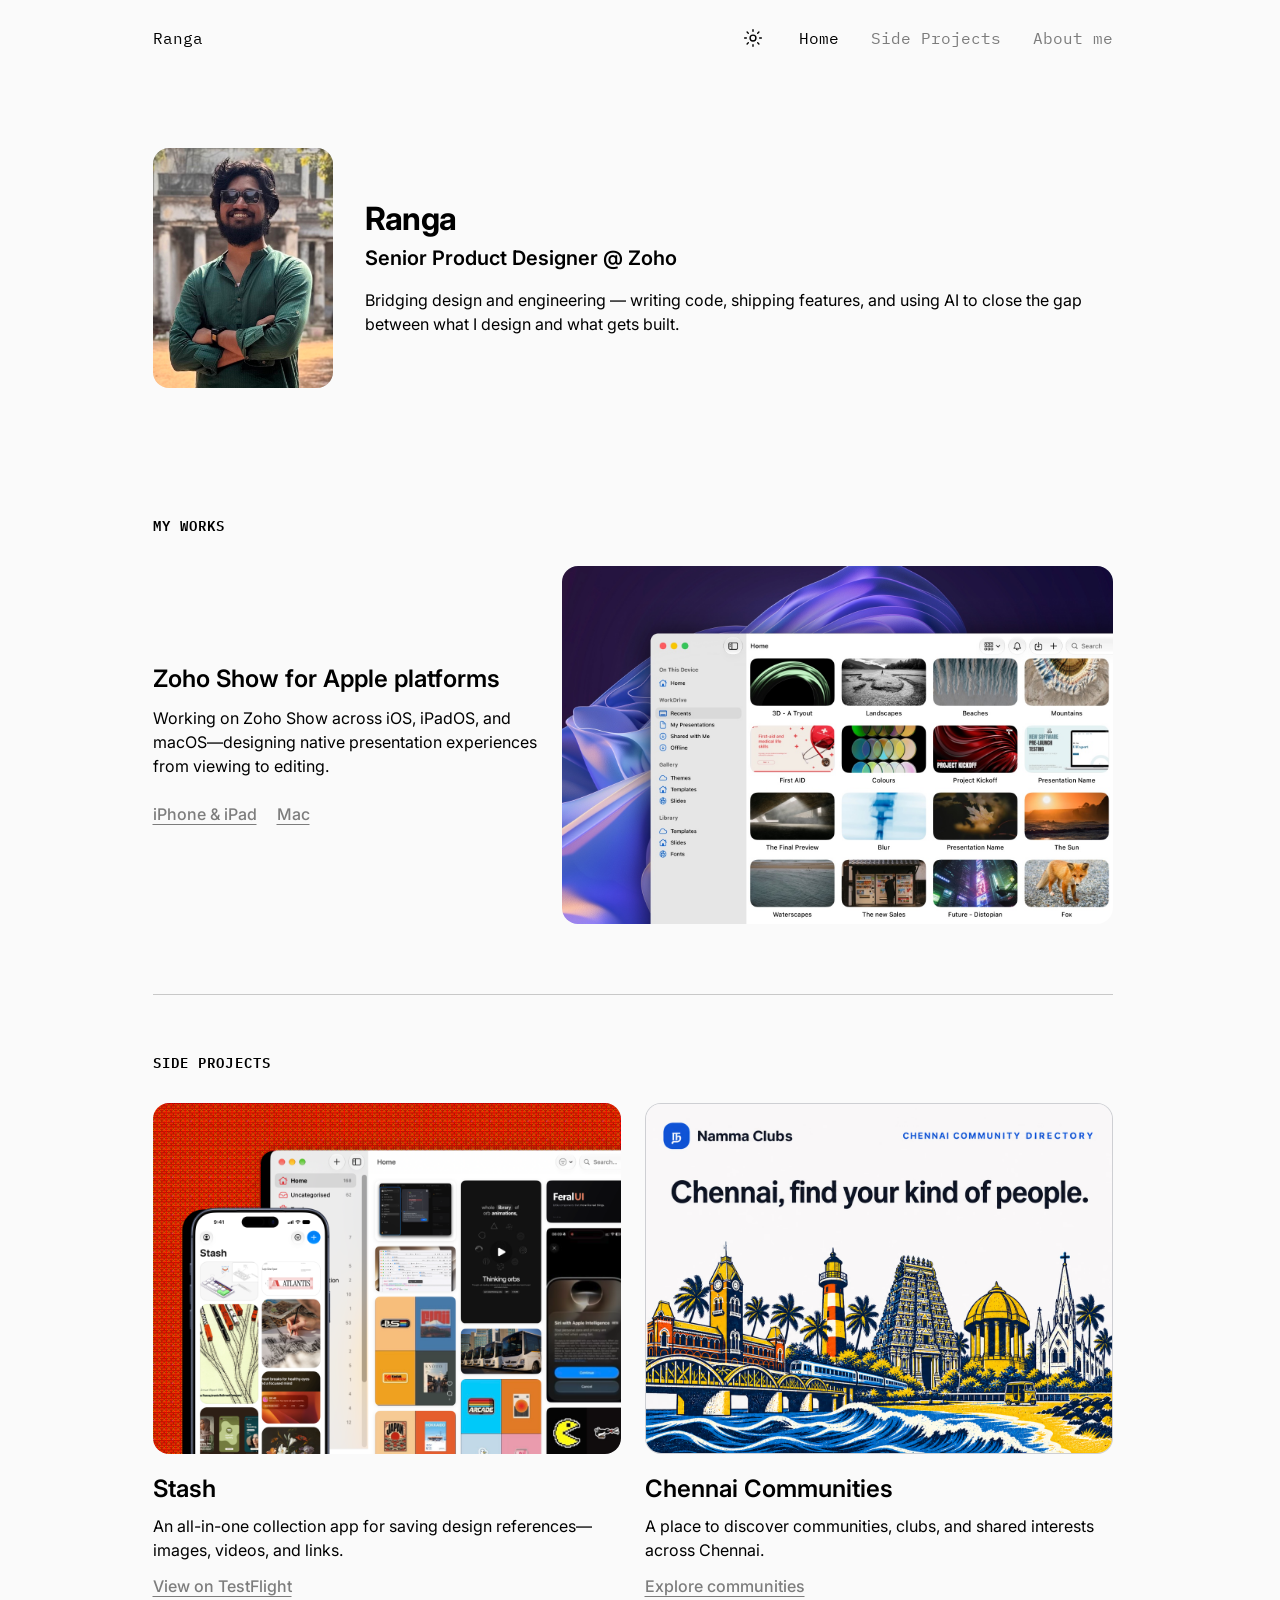
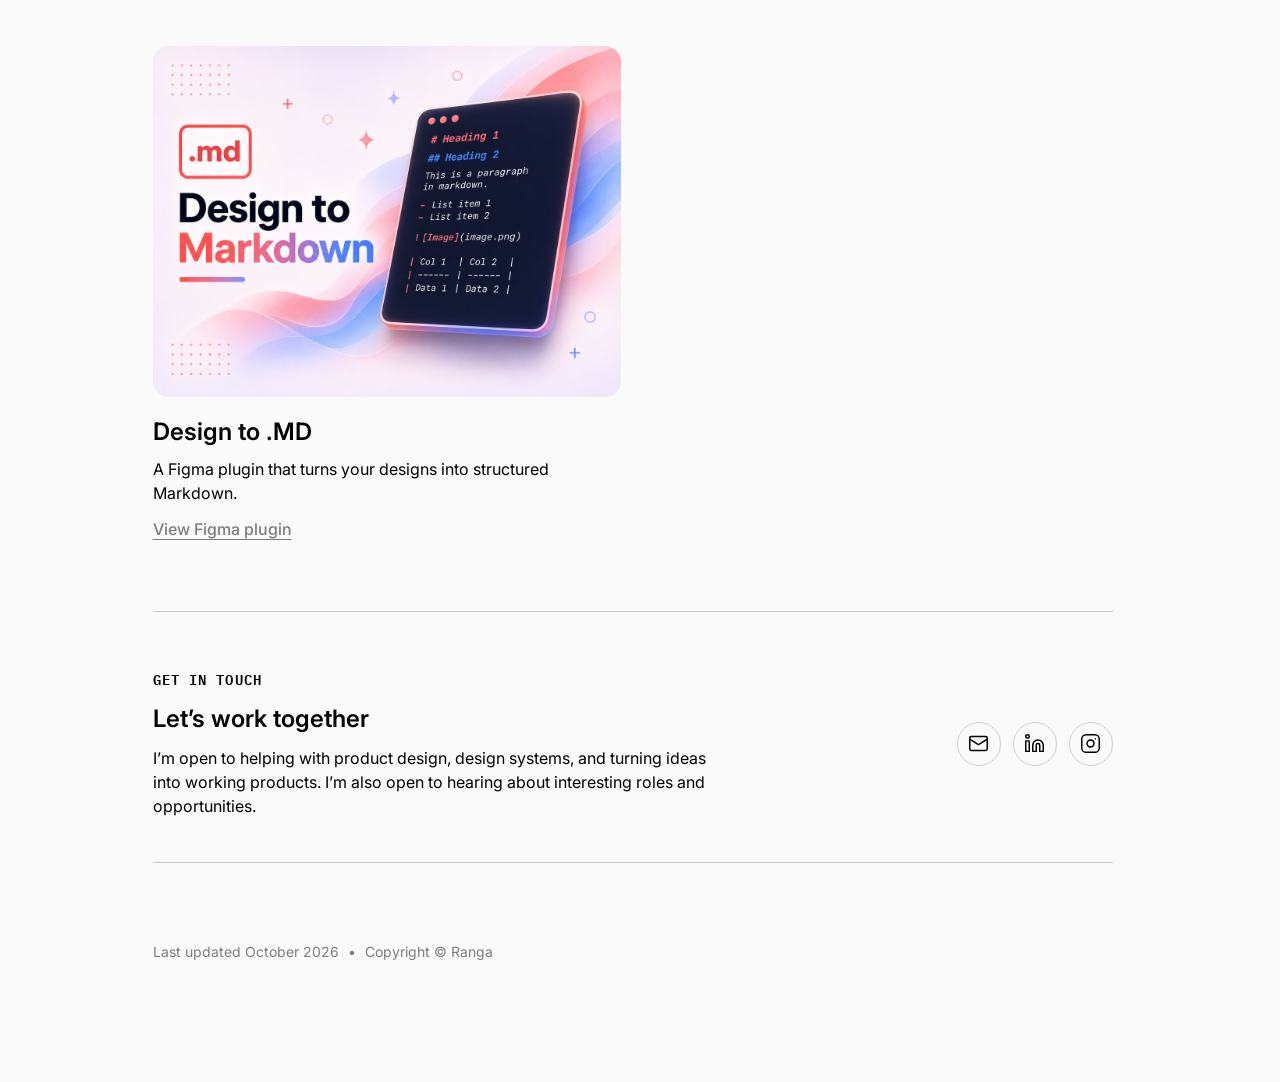
<file: index.html>
<!doctype html>
<html lang="en">
<head>
  <meta charset="utf-8">
  <meta name="viewport" content="width=device-width, initial-scale=1">
  <meta name="description" content="Portfolio of Ranga, a product designer creating native experiences for iOS, iPadOS, and macOS at Zoho, alongside independent apps and design tools.">
  <meta name="theme-color" content="#FAFAFA">
  <link rel="icon" type="image/svg+xml" href="assets/favicon.svg">
  <link rel="canonical" href="https://rangarajan.design/">
  <meta property="og:title" content="Ranga - Product Designer at Zoho">
  <meta property="og:description" content="Native product design for iOS, iPadOS, and macOS at Zoho, plus independent apps and design tools.">
  <meta property="og:url" content="https://rangarajan.design/">
  <meta property="og:type" content="website">
  <meta property="og:site_name" content="Ranga">
  <meta property="og:image" content="https://rangarajan.design/assets/images/social-preview.png">
  <meta property="og:image:width" content="1200">
  <meta property="og:image:height" content="630">
  <meta property="og:image:alt" content="Ranga - Product Designer at Zoho">
  <meta name="twitter:card" content="summary_large_image">
  <meta name="twitter:title" content="Ranga - Product Designer at Zoho">
  <meta name="twitter:description" content="Native product design for iOS, iPadOS, and macOS at Zoho, plus independent apps and design tools.">
  <meta name="twitter:image" content="https://rangarajan.design/assets/images/social-preview.png">
  <meta name="twitter:image:alt" content="Ranga - Product Designer at Zoho">
  <script type="application/ld+json">
    {
      "@context": "https://schema.org",
      "@graph": [
        {
          "@type": "Person",
          "@id": "https://rangarajan.design/#person",
          "name": "Rangarajan",
          "alternateName": "Ranga",
          "url": "https://rangarajan.design/",
          "jobTitle": "Product Designer and Builder",
          "description": "Rangarajan is a product designer and builder who leads design for Zoho Show. He bridges design and engineering through code and AI. Outside work, he enjoys badminton, photography, PlayStation games, exploring food, tinkering with hardware, watches, shoes, and thoughtfully designed products.",
          "worksFor": {
            "@type": "Organization",
            "name": "Zoho Corporation",
            "url": "https://www.zoho.com/"
          },
          "knowsAbout": [
            "Product design",
            "Design systems",
            "Web applications",
            "Mobile applications",
            "Desktop applications",
            "AI-assisted development",
            "Consumer technology",
            "Computer hardware",
            "Watches and product craftsmanship"
          ],
          "sameAs": [
            "https://www.linkedin.com/in/ranga19/",
            "https://www.instagram.com/rangar19/"
          ]
        },
        {
          "@type": "WebSite",
          "@id": "https://rangarajan.design/#website",
          "url": "https://rangarajan.design/",
          "name": "Ranga - Product Designer at Zoho",
          "description": "The portfolio of Ranga, a product designer and builder bridging design and engineering through code, shipped features, and AI.",
          "author": {
            "@id": "https://rangarajan.design/#person"
          },
          "inLanguage": "en"
        },
        {
          "@type": "ProfilePage",
          "@id": "https://rangarajan.design/#portfolio",
          "url": "https://rangarajan.design/",
          "name": "Ranga - Product Designer at Zoho",
          "isPartOf": {
            "@id": "https://rangarajan.design/#website"
          },
          "mainEntity": {
            "@id": "https://rangarajan.design/#person"
          },
          "hasPart": {
            "@id": "https://rangarajan.design/#selected-work"
          },
          "inLanguage": "en"
        },
        {
          "@type": "ItemList",
          "@id": "https://rangarajan.design/#selected-work",
          "name": "Selected work and side projects",
          "numberOfItems": 4,
          "itemListElement": [
            {
              "@type": "ListItem",
              "position": 1,
              "item": {
                "@type": "SoftwareApplication",
                "name": "Zoho Show for Apple platforms",
                "description": "Native presentation experiences for Zoho Show across iOS, iPadOS, and macOS, spanning presentation viewing and editing.",
                "operatingSystem": "iOS, iPadOS, macOS",
                "applicationCategory": "BusinessApplication",
                "contributor": {
                  "@id": "https://rangarajan.design/#person"
                },
                "url": "https://apps.apple.com/in/app/zoho-show-presentation-maker/id1309156447"
              }
            },
            {
              "@type": "ListItem",
              "position": 2,
              "item": {
                "@type": "SoftwareApplication",
                "name": "Stash",
                "description": "An all-in-one collection app for saving design references, including images, videos, and links.",
                "applicationCategory": "LifestyleApplication",
                "creator": {
                  "@id": "https://rangarajan.design/#person"
                },
                "url": "https://testflight.apple.com/join/StmCpgpn"
              }
            },
            {
              "@type": "ListItem",
              "position": 3,
              "item": {
                "@type": "WebSite",
                "name": "Chennai Communities",
                "alternateName": "Namma Clubs",
                "description": "A directory for discovering communities, clubs, and shared interests across Chennai.",
                "creator": {
                  "@id": "https://rangarajan.design/#person"
                },
                "url": "https://chennai-clubs.vercel.app/"
              }
            },
            {
              "@type": "ListItem",
              "position": 4,
              "item": {
                "@type": "SoftwareApplication",
                "name": "Design to .MD",
                "description": "A Figma plugin that turns designs into structured Markdown.",
                "applicationCategory": "DesignApplication",
                "operatingSystem": "Figma",
                "creator": {
                  "@id": "https://rangarajan.design/#person"
                },
                "url": "https://www.figma.com/community/plugin/1622264338067161068/design-to-markdown"
              }
            }
          ]
        }
      ]
    }
  </script>
  <title>Ranga - Product Designer at Zoho</title>
  <link rel="preconnect" href="https://fonts.googleapis.com">
  <link rel="preconnect" href="https://fonts.gstatic.com" crossorigin>
  <link href="https://fonts.googleapis.com/css2?family=IBM+Plex+Mono:wght@400;600&family=Inter:wght@400;500;600;700&display=swap" rel="stylesheet">
  <script src="js/theme-init.js"></script>
  <link rel="stylesheet" href="css/style.css?v=20261112-dark-theme">
  <script src="js/site-nav.js?v=20261112-dark-theme" defer></script>
</head>
<body class="home-page">
  <a class="skip-link" href="#main">Skip to content</a>

  <header class="site-header content-spine">
    <a class="brand" href="index.html" aria-label="Ranga, home">Ranga</a>
    <button class="nav-toggle" type="button" aria-expanded="false" aria-controls="primary-nav" aria-label="Open navigation">
      <svg class="nav-icon nav-icon--menu lucide lucide-menu" viewBox="0 0 24 24" aria-hidden="true"><path d="M4 6h16M4 12h16M4 18h16"/></svg>
      <svg class="nav-icon nav-icon--close lucide lucide-x" viewBox="0 0 24 24" aria-hidden="true"><path d="M18 6 6 18M6 6l12 12"/></svg>
    </button>
    <nav class="site-nav" id="primary-nav" aria-label="Primary navigation">
      <a href="index.html" aria-current="page">Home</a>
      <a href="#side-projects">Side Projects</a>
      <a href="about.html">About me</a>
    </nav>
  </header>

  <main id="main">
    <section class="intro reading-spine" id="about" aria-labelledby="intro-title">
      <div class="intro-profile">
        <div class="portrait" role="img" aria-label="Portrait of Ranga">
          <span class="portrait-fallback" aria-hidden="true">R</span>
          <picture>
            <source media="(max-width: 640px)" srcset="assets/images/ranga-portrait-560.jpg?v=3">
            <img src="assets/images/ranga-portrait-840.jpg?v=3" width="630" height="840" alt="" fetchpriority="high" onerror="this.parentElement.hidden=true">
          </picture>
        </div>
        <div class="intro-copy">
          <h1 id="intro-title">Ranga</h1>
          <p class="intro-role">Senior Product Designer @ Zoho</p>
          <div class="intro-details">
            <p>Bridging design and engineering — writing code, shipping features, and using AI to close the gap between what I design and what gets built.</p>
          </div>
        </div>
      </div>
      <div class="current-build-block" hidden>
        <p class="current-build-label">Currently building</p>
        <article class="stash-feature-card" data-stash-card>
          <span class="stash-feature-dots" aria-hidden="true"></span>
          <div class="stash-feature-copy">
            <div>
              <h2>Stash</h2>
              <p>All your inspirations in one place.</p>
            </div>
            <div class="stash-feature-actions">
              <a class="stash-feature-primary" href="https://testflight.apple.com/join/StmCpgpn" target="_blank" rel="noopener noreferrer">Join TestFlight</a>
              <a class="stash-feature-secondary" href="#side-projects">Read more...</a>
            </div>
          </div>
          <p class="stash-feature-note">*Also available on iPhone and iPad</p>
          <div class="stash-feature-app" aria-hidden="true">
            <img src="assets/images/stash-card-app.png" width="351" height="207" alt="">
          </div>
        </article>
      </div>
    </section>

    <section class="snippets" id="snippets" aria-labelledby="snippets-title" hidden>
      <h2 class="section-label content-spine" id="snippets-title">Snippets</h2>
      <div class="snippet-reel" role="group" aria-label="Snippets media placeholders">
        <div class="snippet snippet--one"><span>Media pending</span></div>
        <div class="snippet snippet--two"><span>Media pending</span></div>
        <div class="snippet snippet--three"><span>Media pending</span></div>
        <div class="snippet snippet--four"><span>Media pending</span></div>
        <div class="snippet snippet--five"><span>Media pending</span></div>
      </div>
    </section>

    <section class="featured-work content-spine" aria-labelledby="works-title">
      <h2 class="section-label" id="works-title">My Works</h2>
      <article class="work-row">
        <div class="work-copy">
          <h2 class="item-title">Zoho Show for Apple platforms</h2>
          <p class="item-description body-1">Working on Zoho Show across iOS, iPadOS, and macOS—designing native presentation experiences from viewing to editing.</p>
          <nav class="work-actions" aria-label="Download Zoho Show">
            <a class="item-action" href="https://apps.apple.com/in/app/zoho-show-presentation-maker/id1309156447?platform=iphone" target="_blank" rel="noopener noreferrer">iPhone &amp; iPad</a>
            <a class="item-action" href="https://apps.apple.com/in/app/zoho-show-presentation-maker/id1309156447?platform=mac" target="_blank" rel="noopener noreferrer">Mac</a>
          </nav>
        </div>
        <div class="work-media work-media--mac">
          <img src="assets/images/show-for-mac-purple.jpg" width="1512" height="982" alt="Zoho Show for macOS home screen displaying recent presentations against an abstract purple background">
        </div>
      </article>

      <article class="work-row" hidden>
        <div class="work-copy">
          <h2 class="item-title">Live Activity</h2>
          <p class="item-description">Project details coming soon.</p>
        </div>
        <div class="media-placeholder media-placeholder--feature media-placeholder--accent" role="img" aria-label="Live Activity project media pending">
          <span>Live Activity<br>Media pending</span>
        </div>
      </article>
    </section>

    <section class="side-projects content-spine" id="side-projects" aria-labelledby="side-projects-title">
      <h2 class="section-label" id="side-projects-title">Side Projects</h2>
      <div class="project-grid">
        <a class="project-card" href="https://testflight.apple.com/join/StmCpgpn" target="_blank" rel="noopener noreferrer">
          <span class="project-card-media project-card-media--stash">
            <img src="assets/images/stash-media.png?v=5" width="1200" height="900" alt="Stash running on iPhone and Mac with a visual library of saved inspiration">
          </span>
          <span class="project-card-copy">
            <span class="item-title">Stash</span>
            <span class="item-description">An all-in-one collection app for saving design references—images, videos, and links.</span>
            <span class="item-action">View on TestFlight</span>
          </span>
        </a>

        <a class="project-card" href="https://chennai-clubs.vercel.app" target="_blank" rel="noopener noreferrer">
          <span class="project-card-media project-card-media--chennai">
            <picture>
              <source srcset="assets/images/chennai-communities-card.avif" type="image/avif">
              <img src="assets/images/chennai-communities-card.png" width="1448" height="1086" alt="Namma Clubs artwork inviting people in Chennai to find their kind of community">
            </picture>
          </span>
          <span class="project-card-copy">
            <span class="item-title">Chennai Communities</span>
            <span class="item-description">A place to discover communities, clubs, and shared interests across Chennai.</span>
            <span class="item-action">Explore communities</span>
          </span>
        </a>

        <a class="project-card" href="https://www.figma.com/community/plugin/1622264338067161068/design-to-markdown" target="_blank" rel="noopener noreferrer">
          <span class="project-card-media project-card-media--design-to-md">
            <picture>
              <source srcset="assets/images/design-to-markdown-card.avif" type="image/avif">
              <img src="assets/images/design-to-markdown-card.png" width="1448" height="1086" alt="Design to Markdown artwork showing a Markdown document with headings, text, image syntax, and a table">
            </picture>
          </span>
          <span class="project-card-copy">
            <span class="item-title">Design to .MD</span>
            <span class="item-description">A Figma plugin that turns your designs into structured Markdown.</span>
            <span class="item-action">View Figma plugin</span>
          </span>
        </a>

        <article class="project-card" hidden>
          <div class="media-placeholder project-card-media media-placeholder--dark" role="img" aria-label="Solari Screensaver project media pending"><span>Media pending</span></div>
          <div class="project-card-copy">
            <h3 class="item-title">Solari Screensaver</h3>
            <p class="item-description">A Mac screensaver based on the Solari flip display, inspired by HKPandya.</p>
          </div>
        </article>

        <a class="project-card" href="https://whatsmytax-five.vercel.app" target="_blank" rel="noopener noreferrer" hidden>
          <span class="media-placeholder project-card-media" role="img" aria-label="Whatsmy Tax project media pending"><span>Media pending</span></span>
          <span class="project-card-copy">
            <span class="item-title">Whatsmy Tax</span>
            <span class="item-description">A simple way to estimate income tax under India’s tax regimes.</span>
            <span class="item-action">Open project</span>
          </span>
        </a>
      </div>
    </section>

    <section class="home-contact content-spine" aria-labelledby="home-contact-title">
      <div class="home-contact-copy">
        <p class="section-label">Get in touch</p>
        <h2 id="home-contact-title">Let’s work together</h2>
        <p>I’m open to helping with product design, design systems, and turning ideas into working products. I’m also open to hearing about interesting roles and opportunities.</p>
      </div>
      <nav aria-label="Contact links">
        <a class="contact-icon" href="mailto:sr.rangarajan95@gmail.com" aria-label="Email" title="Email">
          <svg class="lucide lucide-mail" viewBox="0 0 24 24" aria-hidden="true"><rect width="20" height="16" x="2" y="4" rx="2"/><path d="m22 7-8.97 5.7a1.94 1.94 0 0 1-2.06 0L2 7"/></svg>
        </a>
        <a class="contact-icon" href="https://www.linkedin.com/in/ranga19/" target="_blank" rel="noopener noreferrer" aria-label="LinkedIn" title="LinkedIn">
          <svg class="lucide lucide-linkedin" viewBox="0 0 24 24" aria-hidden="true"><path d="M16 8a6 6 0 0 1 6 6v7h-4v-7a2 2 0 0 0-2-2 2 2 0 0 0-2 2v7h-4v-7a6 6 0 0 1 6-6z"/><rect width="4" height="12" x="2" y="9"/><circle cx="4" cy="4" r="2"/></svg>
        </a>
        <a class="contact-icon" href="https://www.instagram.com/rangar19/" target="_blank" rel="noopener noreferrer" aria-label="Instagram" title="Instagram">
          <svg class="lucide lucide-instagram" viewBox="0 0 24 24" aria-hidden="true"><rect width="20" height="20" x="2" y="2" rx="5" ry="5"/><path d="M16 11.37A4 4 0 1 1 12.63 8 4 4 0 0 1 16 11.37z"/><line x1="17.5" x2="17.51" y1="6.5" y2="6.5"/></svg>
        </a>
      </nav>
    </section>

  </main>

  <footer class="contact-footer content-spine">
    <p class="footer-meta">Last updated October 2026 <span aria-hidden="true">•</span> Copyright © Ranga</p>
  </footer>
  <script>
    const stashCard = document.querySelector('[data-stash-card]');
    if (stashCard && window.matchMedia('(pointer: fine)').matches) {
      stashCard.addEventListener('pointermove', (event) => {
        const bounds = stashCard.getBoundingClientRect();
        stashCard.style.setProperty('--cursor-x', `${event.clientX - bounds.left}px`);
        stashCard.style.setProperty('--cursor-y', `${event.clientY - bounds.top}px`);
      });
    }
  </script>
</body>
</html>
</file>
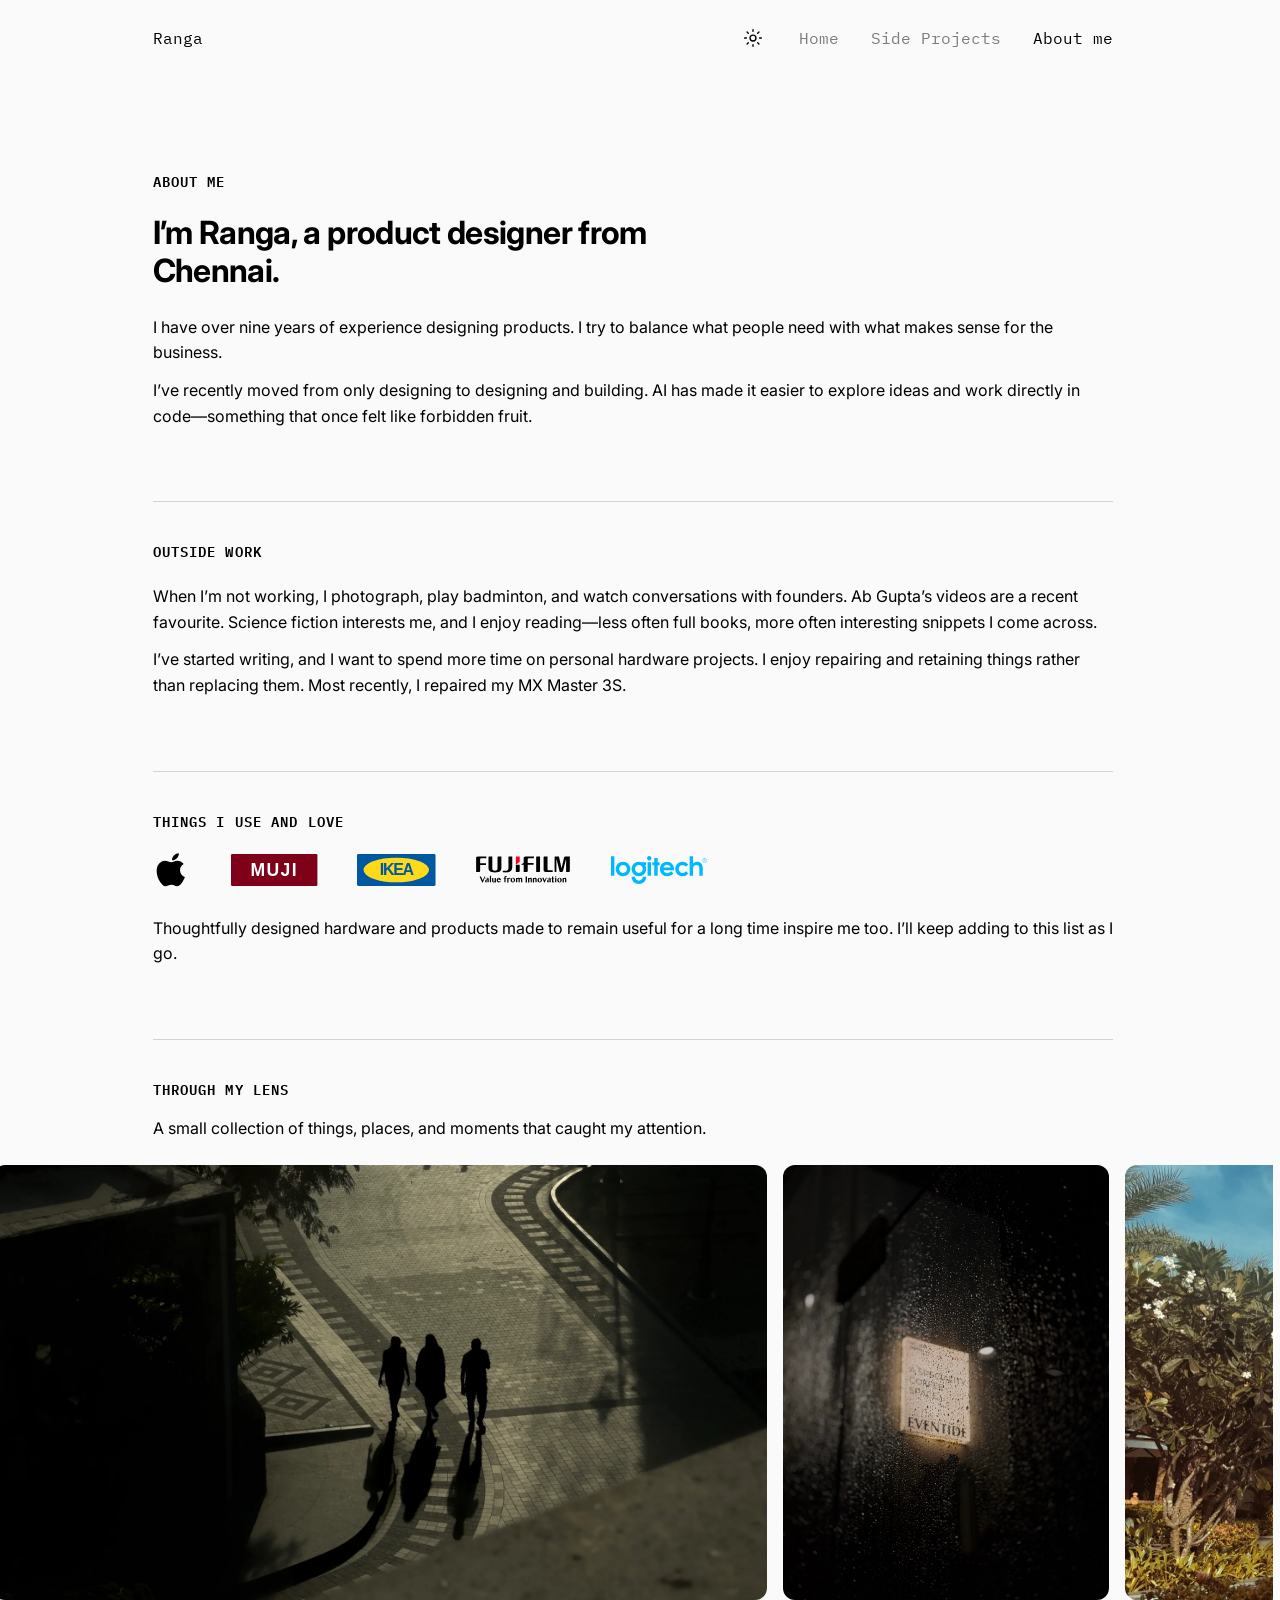
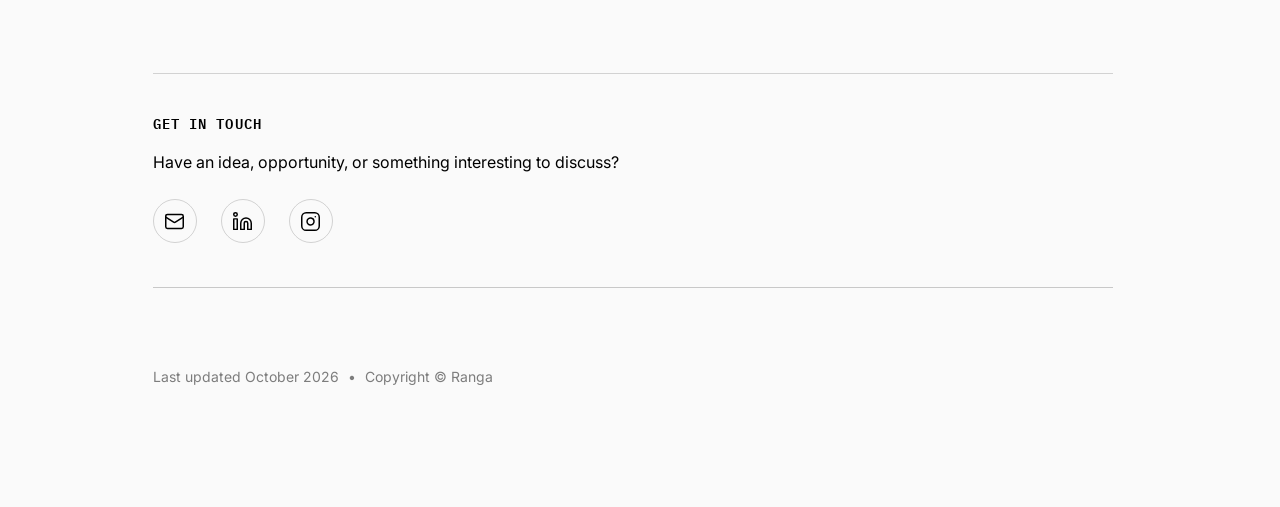
<file: about.html>
<!doctype html>
<html lang="en">
<head>
  <meta charset="utf-8">
  <meta name="viewport" content="width=device-width, initial-scale=1">
  <meta name="theme-color" content="#FAFAFA">
  <title>About Ranga — Product Designer in Chennai</title>
  <meta name="description" content="Meet Ranga, a Chennai-based product designer creating native experiences across iOS, iPadOS, and macOS while bridging design, code, and AI.">
  <meta name="robots" content="index, follow">
  <link rel="canonical" href="https://rangarajan.design/about.html">
  <meta property="og:title" content="About Ranga — Product Designer in Chennai">
  <meta property="og:description" content="A Chennai-based product designer creating native Apple-platform experiences and bridging design, code, and AI.">
  <meta property="og:url" content="https://rangarajan.design/about.html">
  <meta property="og:type" content="profile">
  <meta property="og:site_name" content="Ranga">
  <meta property="og:image" content="https://rangarajan.design/assets/images/social-preview.png">
  <meta property="og:image:width" content="1200">
  <meta property="og:image:height" content="630">
  <meta property="og:image:alt" content="About Ranga — Product Designer × Builder">
  <meta name="twitter:card" content="summary_large_image">
  <meta name="twitter:title" content="About Ranga — Product Designer in Chennai">
  <meta name="twitter:description" content="A Chennai-based product designer creating native Apple-platform experiences and bridging design, code, and AI.">
  <meta name="twitter:image" content="https://rangarajan.design/assets/images/social-preview.png">
  <meta name="twitter:image:alt" content="About Ranga — Product Designer × Builder">
  <script type="application/ld+json">
    {
      "@context": "https://schema.org",
      "@type": "ProfilePage",
      "@id": "https://rangarajan.design/about.html#page",
      "url": "https://rangarajan.design/about.html",
      "name": "About Ranga — Product Designer × Builder",
      "description": "About Ranga, a product designer from Chennai working across product design, code, and AI.",
      "isPartOf": {
        "@id": "https://rangarajan.design/#website"
      },
      "mainEntity": {
        "@type": "Person",
        "@id": "https://rangarajan.design/#person",
        "name": "Rangarajan",
        "alternateName": "Ranga",
        "url": "https://rangarajan.design/",
        "jobTitle": "Senior Product Designer",
        "worksFor": {
          "@type": "Organization",
          "name": "Zoho Corporation",
          "url": "https://www.zoho.com/"
        },
        "sameAs": [
          "https://www.linkedin.com/in/ranga19/",
          "https://www.instagram.com/rangar19/"
        ]
      },
      "inLanguage": "en"
    }
  </script>
  <link rel="icon" href="assets/favicon.svg" type="image/svg+xml">
  <link rel="preconnect" href="https://fonts.googleapis.com">
  <link rel="preconnect" href="https://fonts.gstatic.com" crossorigin>
  <link href="https://fonts.googleapis.com/css2?family=IBM+Plex+Mono:wght@400;600&amp;family=Inter:wght@400;500;600;700&amp;display=swap" rel="stylesheet">
  <script src="js/theme-init.js"></script>
  <link rel="stylesheet" href="css/style.css?v=20261112-dark-theme">
  <script src="js/site-nav.js?v=20261112-dark-theme" defer></script>
  <script src="js/photo-marquee.js" defer></script>
</head>
<body>
  <a class="skip-link" href="#main">Skip to content</a>

  <header class="site-header content-spine">
    <a class="brand" href="index.html" aria-label="Ranga, home">Ranga</a>
    <button class="nav-toggle" type="button" aria-expanded="false" aria-controls="primary-nav" aria-label="Open navigation">
      <svg class="nav-icon nav-icon--menu lucide lucide-menu" viewBox="0 0 24 24" aria-hidden="true"><path d="M4 6h16M4 12h16M4 18h16"/></svg>
      <svg class="nav-icon nav-icon--close lucide lucide-x" viewBox="0 0 24 24" aria-hidden="true"><path d="M18 6 6 18M6 6l12 12"/></svg>
    </button>
    <nav class="site-nav" id="primary-nav" aria-label="Primary navigation">
      <a href="index.html">Home</a>
      <a href="index.html#side-projects">Side Projects</a>
      <a href="about.html" aria-current="page">About me</a>
    </nav>
  </header>

  <main class="about-page reading-spine" id="main">
    <section class="about-intro" aria-labelledby="about-title">
      <p class="section-label">About me</p>
      <h1 id="about-title">I’m Ranga, a product designer from Chennai.</h1>
      <div class="about-copy">
        <p>I have over nine years of experience designing products. I try to balance what people need with what makes sense for the business.</p>
        <p>I’ve recently moved from only designing to designing and building. AI has made it easier to explore ideas and work directly in code—something that once felt like forbidden fruit.</p>
      </div>
    </section>

    <section class="about-section" aria-labelledby="interests-title">
      <h2 class="section-label" id="interests-title">Outside work</h2>
      <div class="about-copy">
        <p>When I’m not working, I photograph, play badminton, and watch conversations with founders. Ab Gupta’s videos are a recent favourite. Science fiction interests me, and I enjoy reading—less often full books, more often interesting snippets I come across.</p>
        <p>I’ve started writing, and I want to spend more time on personal hardware projects. I enjoy repairing and retaining things rather than replacing them. Most recently, I repaired my MX Master 3S.</p>
      </div>
    </section>

    <section class="about-section" aria-labelledby="inspiration-title">
      <h2 class="section-label" id="inspiration-title">Things I use and love</h2>
      <ul class="inspiration-logos" aria-label="Brands that inspire me">
        <li>
          <svg class="inspiration-logo inspiration-logo--symbol inspiration-logo--apple" viewBox="0 0 24 24" role="img" aria-labelledby="apple-logo-title">
            <title id="apple-logo-title">Apple</title>
            <path d="M16.37 1.43c0 1.14-.42 2.2-1.17 3.02-.8.88-2.1 1.55-3.23 1.46a4.47 4.47 0 0 1 1.2-3.1A4.8 4.8 0 0 1 16.37 1.43Zm3.76 15.21c-.48 1.1-.72 1.58-1.34 2.55-.87 1.35-2.1 3.03-3.63 3.04-1.36.01-1.72-.9-3.56-.89-1.84.01-2.23.91-3.59.9-1.53-.02-2.7-1.53-3.57-2.88-2.43-3.78-2.69-8.22-1.19-10.58A5.45 5.45 0 0 1 7.62 6.2c1.6 0 2.61.9 3.93.9 1.28 0 2.06-.9 3.91-.9 1.4 0 2.88.75 3.94 2.06-3.47 1.9-2.91 6.79.73 8.38Z"/>
          </svg>
        </li>
        <li>
          <svg class="inspiration-logo inspiration-logo--muji" viewBox="0 0 108 40" role="img" aria-labelledby="muji-logo-title">
            <title id="muji-logo-title">MUJI</title>
            <rect width="108" height="40" rx="1.5"/>
            <text x="54" y="27" text-anchor="middle">MUJI</text>
          </svg>
        </li>
        <li>
          <svg class="inspiration-logo inspiration-logo--ikea" viewBox="0 0 108 44" role="img" aria-labelledby="ikea-logo-title">
            <title id="ikea-logo-title">IKEA</title>
            <rect width="108" height="44" rx="2"/>
            <ellipse cx="54" cy="22" rx="45" ry="17"/>
            <text x="54" y="29" text-anchor="middle">IKEA</text>
          </svg>
        </li>
        <li>
          <img class="inspiration-logo inspiration-logo--fujifilm" src="assets/brand-logos/fujifilm.svg" width="180" height="50" alt="Fujifilm">
        </li>
        <li>
          <img class="inspiration-logo inspiration-logo--logitech" src="assets/brand-logos/logitech.svg" width="48" height="14" alt="Logitech">
        </li>
      </ul>
      <p>Thoughtfully designed hardware and products made to remain useful for a long time inspire me too. I’ll keep adding to this list as I go.</p>
    </section>

    <section class="about-section photo-journal" aria-labelledby="photos-title">
      <h2 class="section-label" id="photos-title">Through my lens</h2>
      <p>A small collection of things, places, and moments that caught my attention.</p>
      <div class="photo-journal-gallery" aria-label="Photography gallery">
        <div class="photo-marquee-track">
          <div class="photo-marquee-group">
        <figure>
          <img src="assets/images/through-my-lens/walking-shadows.webp" width="1800" height="1012" alt="Three people and their long shadows crossing a patterned walkway" loading="lazy" decoding="async">
        </figure>
        <figure>
          <img src="assets/images/through-my-lens/rain-on-glass.webp" width="1050" height="1400" alt="Rain droplets on glass with a softly lit sign beyond" loading="lazy" decoding="async">
        </figure>
        <figure>
          <img src="assets/images/through-my-lens/pool-and-palms.webp" width="1400" height="787" alt="A pool framed by palm trees beneath a blue sky" loading="lazy" decoding="async">
        </figure>
        <figure>
          <img src="assets/images/through-my-lens/dog-in-sunlight.webp" width="787" height="1400" alt="A dog resting in a patch of warm sunlight" loading="lazy" decoding="async">
        </figure>
        <figure>
          <img src="assets/images/through-my-lens/quiet-platform.webp" width="933" height="1400" alt="An empty railway platform leading toward a bright opening" loading="lazy" decoding="async">
        </figure>
        <figure>
          <img src="assets/images/through-my-lens/rainy-platform.webp" width="1600" height="1200" alt="A traveller walking through heavy rain on a railway platform" loading="lazy" decoding="async">
        </figure>
        <figure>
          <img src="assets/images/through-my-lens/camera-shadows.webp" width="1400" height="933" alt="Security cameras casting angular shadows across a sunlit wall" loading="lazy" decoding="async">
        </figure>
        <figure>
          <img src="assets/images/through-my-lens/columns-and-shadow.webp" width="1126" height="1400" alt="Sunlit classical columns receding into deep shadow" loading="lazy" decoding="async">
        </figure>
          </div>
        </div>
      </div>
    </section>

    <section class="about-section about-contact" aria-labelledby="contact-title">
      <h2 class="section-label" id="contact-title">Get in touch</h2>
      <p>Have an idea, opportunity, or something interesting to discuss?</p>
      <nav aria-label="Contact options">
        <a class="contact-icon" href="mailto:sr.rangarajan95@gmail.com" aria-label="Email" title="Email">
          <svg class="lucide lucide-mail" viewBox="0 0 24 24" aria-hidden="true"><rect width="20" height="16" x="2" y="4" rx="2"/><path d="m22 7-8.97 5.7a1.94 1.94 0 0 1-2.06 0L2 7"/></svg>
        </a>
        <a class="contact-icon" href="https://www.linkedin.com/in/ranga19/" target="_blank" rel="noopener noreferrer" aria-label="LinkedIn" title="LinkedIn">
          <svg class="lucide lucide-linkedin" viewBox="0 0 24 24" aria-hidden="true"><path d="M16 8a6 6 0 0 1 6 6v7h-4v-7a2 2 0 0 0-2-2 2 2 0 0 0-2 2v7h-4v-7a6 6 0 0 1 6-6z"/><rect width="4" height="12" x="2" y="9"/><circle cx="4" cy="4" r="2"/></svg>
        </a>
        <a class="contact-icon" href="https://www.instagram.com/rangar19/" target="_blank" rel="noopener noreferrer" aria-label="Instagram" title="Instagram">
          <svg class="lucide lucide-instagram" viewBox="0 0 24 24" aria-hidden="true"><rect width="20" height="20" x="2" y="2" rx="5" ry="5"/><path d="M16 11.37A4 4 0 1 1 12.63 8 4 4 0 0 1 16 11.37z"/><line x1="17.5" x2="17.51" y1="6.5" y2="6.5"/></svg>
        </a>
      </nav>
    </section>
  </main>

  <footer class="contact-footer content-spine">
    <p class="footer-meta">Last updated October 2026 <span aria-hidden="true">•</span> Copyright © Ranga</p>
  </footer>
</body>
</html>
</file>
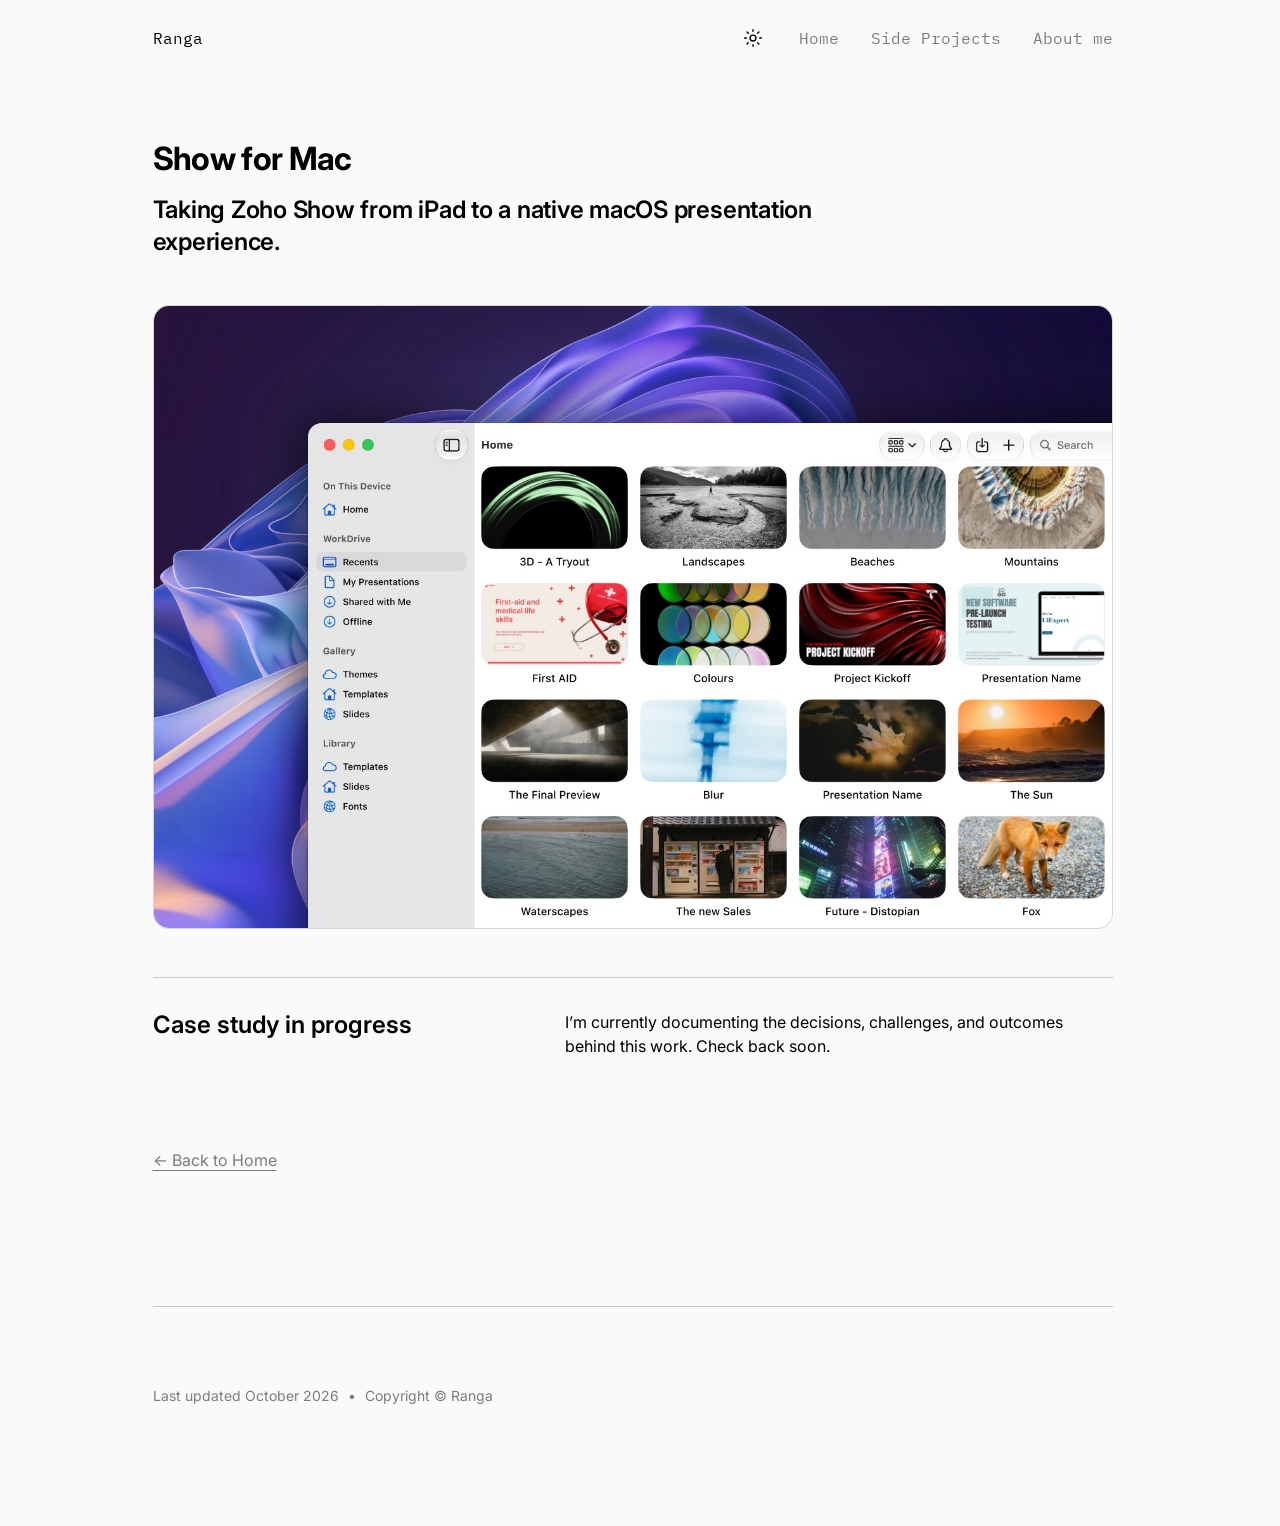
<file: designing-for-mac.html>
<!doctype html>
<html lang="en">
<head>
  <meta charset="utf-8">
  <meta name="viewport" content="width=device-width, initial-scale=1">
  <meta name="description" content="Show for Mac — a product design case study by Ranga.">
  <meta name="robots" content="noindex, follow">
  <meta name="theme-color" content="#FAFAFA">
  <link rel="icon" type="image/svg+xml" href="assets/favicon.svg">
  <link rel="canonical" href="https://rangarajan.design/designing-for-mac.html">
  <meta property="og:title" content="Show for Mac — Ranga">
  <meta property="og:description" content="Taking Zoho Show from iPad to a native macOS presentation experience. Full case study coming soon.">
  <meta property="og:url" content="https://rangarajan.design/designing-for-mac.html">
  <meta property="og:type" content="article">
  <meta property="og:site_name" content="Ranga">
  <meta property="og:image" content="https://rangarajan.design/assets/images/show-for-mac-purple.jpg">
  <meta property="og:image:width" content="1512">
  <meta property="og:image:height" content="982">
  <meta property="og:image:alt" content="Zoho Show for macOS home screen displaying recent presentations against an abstract purple background">
  <meta name="twitter:card" content="summary_large_image">
  <meta name="twitter:title" content="Show for Mac — Ranga">
  <meta name="twitter:description" content="Taking Zoho Show from iPad to a native macOS presentation experience. Full case study coming soon.">
  <meta name="twitter:image" content="https://rangarajan.design/assets/images/show-for-mac-purple.jpg">
  <meta name="twitter:image:alt" content="Zoho Show for macOS home screen displaying recent presentations against an abstract purple background">
  <script type="application/ld+json">
    {
      "@context": "https://schema.org",
      "@type": "WebPage",
      "@id": "https://rangarajan.design/designing-for-mac.html#page",
      "url": "https://rangarajan.design/designing-for-mac.html",
      "name": "Show for Mac — Ranga",
      "description": "A product design case study about taking Zoho Show from iPad to a native macOS presentation experience.",
      "isPartOf": {
        "@id": "https://rangarajan.design/#website"
      },
      "author": {
        "@id": "https://rangarajan.design/#person"
      },
      "about": {
        "@type": "SoftwareApplication",
        "name": "Zoho Show for Mac",
        "applicationCategory": "PresentationApplication",
        "operatingSystem": "macOS",
        "url": "https://www.zoho.com/show/"
      },
      "primaryImageOfPage": {
        "@type": "ImageObject",
        "url": "https://rangarajan.design/assets/images/show-for-mac-purple.jpg",
        "width": 1512,
        "height": 982
      },
      "inLanguage": "en"
    }
  </script>
  <title>Show for Mac — Ranga</title>
  <link rel="preconnect" href="https://fonts.googleapis.com">
  <link rel="preconnect" href="https://fonts.gstatic.com" crossorigin>
  <link href="https://fonts.googleapis.com/css2?family=IBM+Plex+Mono:wght@400;600&family=Inter:wght@400;500;600;700&display=swap" rel="stylesheet">
  <link rel="stylesheet" href="css/style.css?v=20261008-tablet-width">
  <script src="js/site-nav.js" defer></script>
</head>
<body>
  <a class="skip-link" href="#main">Skip to content</a>

  <header class="site-header content-spine">
    <a class="brand" href="index.html" aria-label="Ranga, home">Ranga</a>
    <button class="nav-toggle" type="button" aria-expanded="false" aria-controls="primary-nav" aria-label="Open navigation">
      <svg class="nav-icon nav-icon--menu lucide lucide-menu" viewBox="0 0 24 24" aria-hidden="true"><path d="M4 6h16M4 12h16M4 18h16"/></svg>
      <svg class="nav-icon nav-icon--close lucide lucide-x" viewBox="0 0 24 24" aria-hidden="true"><path d="M18 6 6 18M6 6l12 12"/></svg>
    </button>
    <nav class="site-nav" id="primary-nav" aria-label="Primary navigation">
      <a href="index.html">Home</a>
      <a href="index.html#side-projects">Side Projects</a>
      <a href="about.html">About me</a>
    </nav>
  </header>

  <main class="case-study reading-spine" id="main">
    <header class="case-intro case-intro--mac">
      <h1>Show for Mac</h1>
      <p class="case-lede">Taking Zoho Show from iPad to a native macOS presentation experience.</p>
    </header>

    <div class="case-mac-image">
      <img src="assets/images/show-for-mac-purple.jpg" width="1512" height="982" alt="Zoho Show for macOS home screen displaying recent presentations against an abstract purple background">
    </div>

    <section class="wip-notice" aria-labelledby="wip-title">
      <h2 id="wip-title">Case study in progress</h2>
      <p>I’m currently documenting the decisions, challenges, and outcomes behind this work. Check back soon.</p>
    </section>

    <a class="back-link" href="index.html">← Back to Home</a>
  </main>

  <footer class="contact-footer content-spine">
    <p class="footer-meta">Last updated October 2026 <span aria-hidden="true">•</span> Copyright © Ranga</p>
  </footer>
</body>
</html>
</file>
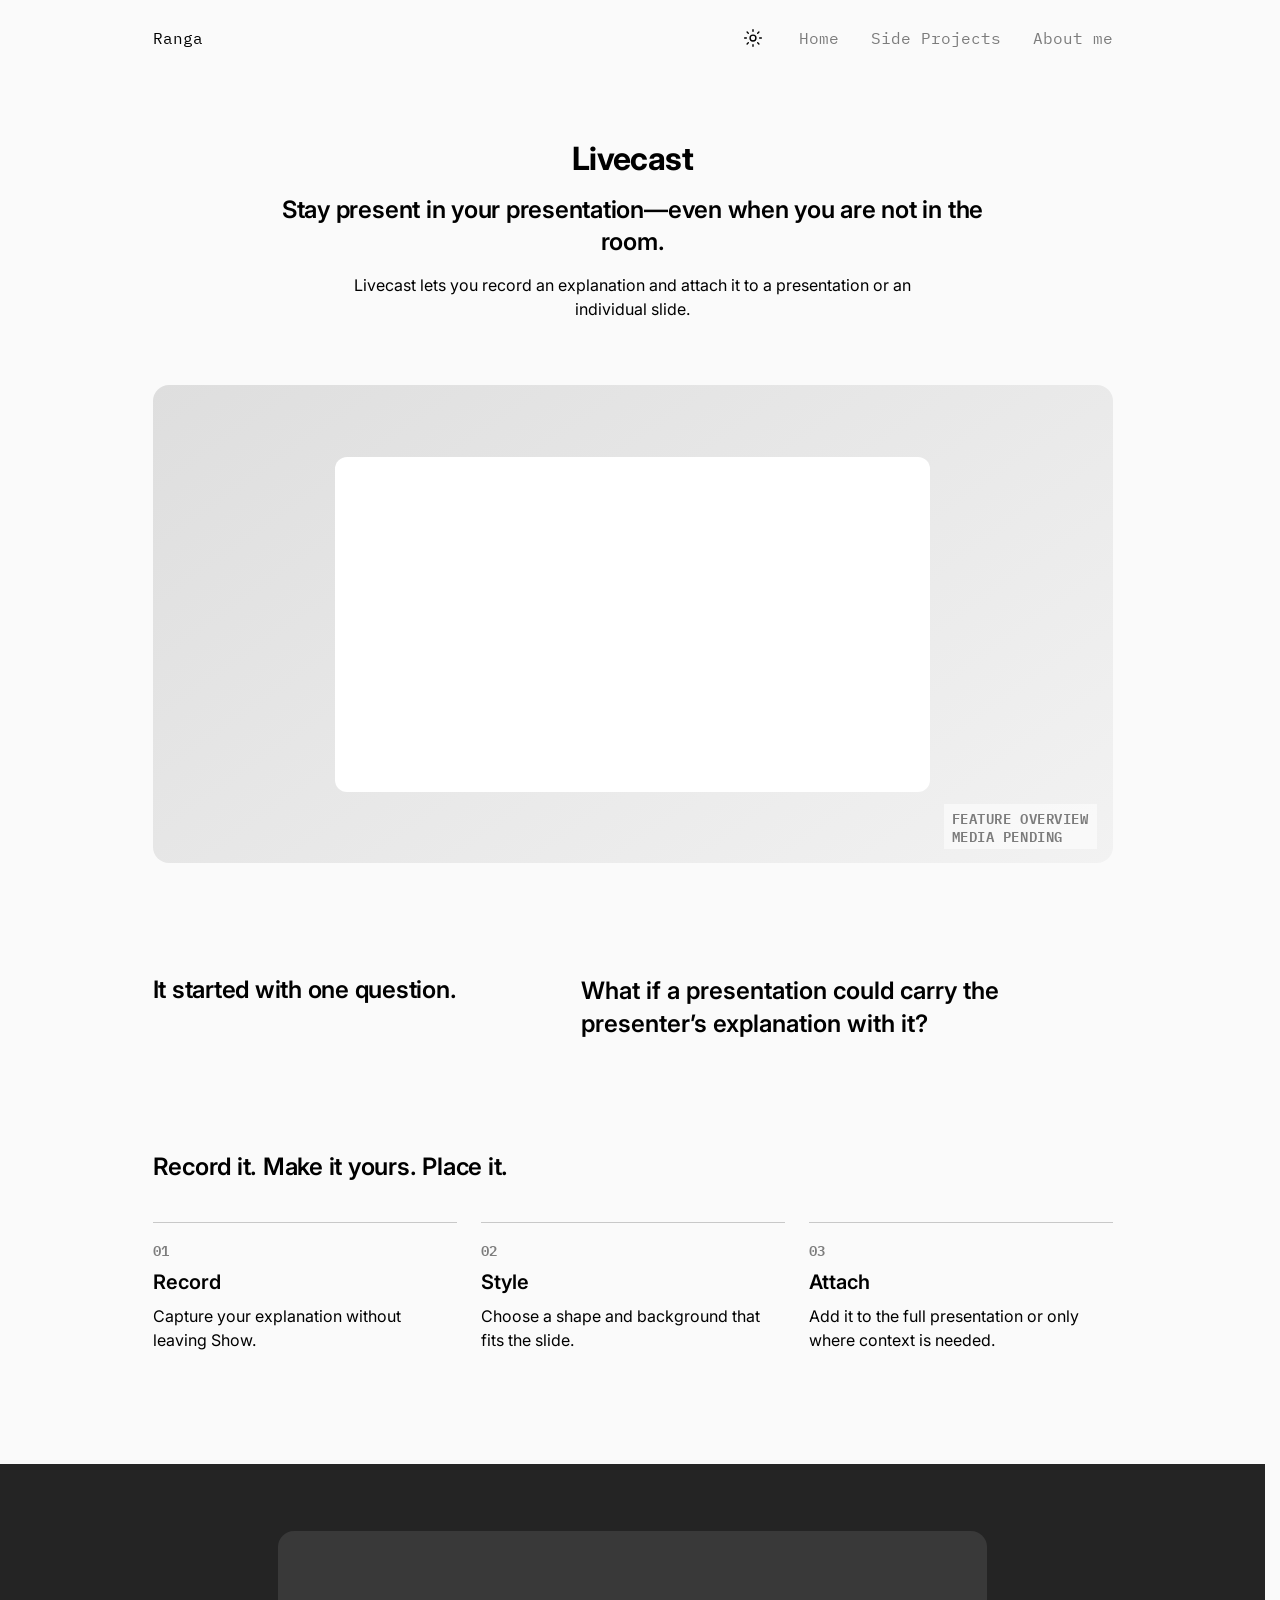
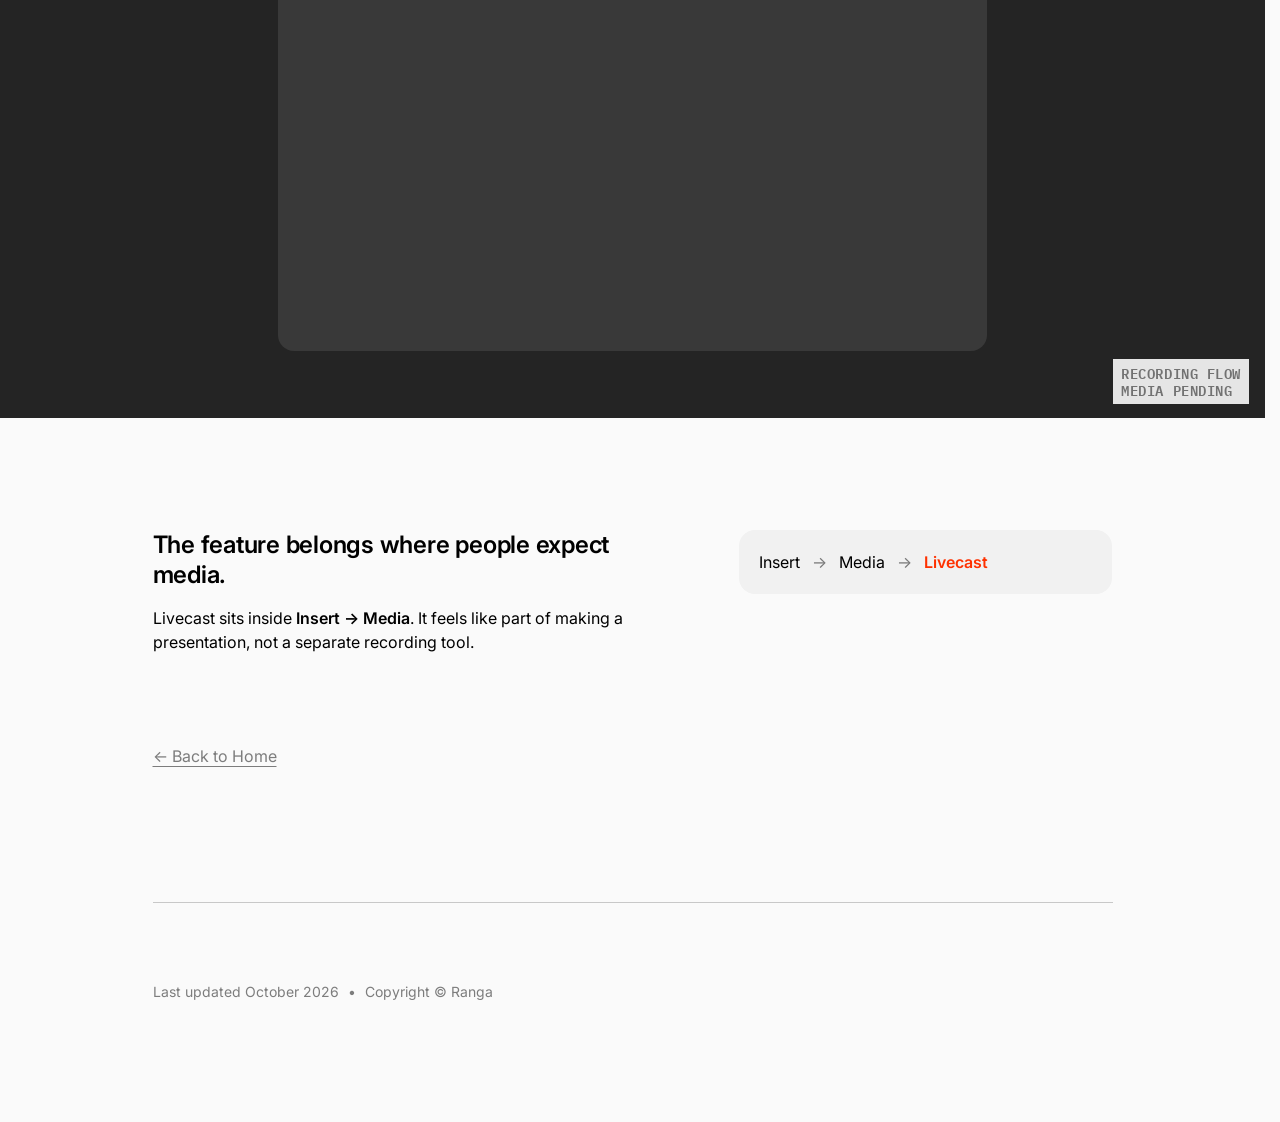
<file: livecast.html>
<!doctype html>
<html lang="en">
<head>
  <meta charset="utf-8">
  <meta name="viewport" content="width=device-width, initial-scale=1">
  <meta name="description" content="Livecast — a Zoho Show feature for attaching a presenter video to slides.">
  <meta name="theme-color" content="#FAFAFA">
  <link rel="icon" type="image/svg+xml" href="assets/favicon.svg">
  <meta name="robots" content="noindex, follow">
  <title>Livecast — Ranga</title>
  <link rel="preconnect" href="https://fonts.googleapis.com">
  <link rel="preconnect" href="https://fonts.gstatic.com" crossorigin>
  <link href="https://fonts.googleapis.com/css2?family=IBM+Plex+Mono:wght@400;600&family=Inter:wght@400;500;600;700&display=swap" rel="stylesheet">
  <script src="js/theme-init.js"></script>
  <link rel="stylesheet" href="css/style.css?v=20261112-dark-theme">
  <script src="js/site-nav.js?v=20261112-dark-theme" defer></script>
</head>
<body>
  <a class="skip-link" href="#main">Skip to content</a>

  <header class="site-header content-spine">
    <a class="brand" href="index.html" aria-label="Ranga, home">Ranga</a>
    <button class="nav-toggle" type="button" aria-expanded="false" aria-controls="primary-nav" aria-label="Open navigation">
      <svg class="nav-icon nav-icon--menu lucide lucide-menu" viewBox="0 0 24 24" aria-hidden="true"><path d="M4 6h16M4 12h16M4 18h16"/></svg>
      <svg class="nav-icon nav-icon--close lucide lucide-x" viewBox="0 0 24 24" aria-hidden="true"><path d="M18 6 6 18M6 6l12 12"/></svg>
    </button>
    <nav class="site-nav" id="primary-nav" aria-label="Primary navigation">
      <a href="index.html">Home</a>
      <a href="index.html#side-projects">Side Projects</a>
      <a href="about.html">About me</a>
    </nav>
  </header>

  <main class="case-study" id="main">
    <header class="case-intro reading-spine">
      <h1>Livecast</h1>
      <p class="case-lede">Stay present in your presentation—even when you are not in the room.</p>
      <p class="case-summary">Livecast lets you record an explanation and attach it to a presentation or an individual slide.</p>
    </header>

    <div class="case-hero media-placeholder reading-spine" role="img" aria-label="Livecast feature overview media pending">
      <span>Feature overview<br>Media pending</span>
    </div>

    <section class="case-thought reading-spine" aria-labelledby="thought-title">
      <h2 id="thought-title">It started with one question.</h2>
      <p>What if a presentation could carry the presenter’s explanation with it?</p>
    </section>

    <section class="case-flow reading-spine" aria-labelledby="flow-title">
      <h2 id="flow-title">Record it. Make it yours. Place it.</h2>
      <ol>
        <li>
          <span class="flow-index">01</span>
          <strong>Record</strong>
          <span>Capture your explanation without leaving Show.</span>
        </li>
        <li>
          <span class="flow-index">02</span>
          <strong>Style</strong>
          <span>Choose a shape and background that fits the slide.</span>
        </li>
        <li>
          <span class="flow-index">03</span>
          <strong>Attach</strong>
          <span>Add it to the full presentation or only where context is needed.</span>
        </li>
      </ol>
    </section>

    <div class="case-demo media-placeholder" role="img" aria-label="Livecast recording flow media pending">
      <span>Recording flow<br>Media pending</span>
    </div>

    <section class="case-decision reading-spine" aria-labelledby="decision-title">
      <div>
        <h2 id="decision-title">The feature belongs where people expect media.</h2>
        <p>Livecast sits inside <strong>Insert → Media</strong>. It feels like part of making a presentation, not a separate recording tool.</p>
      </div>
      <div class="decision-ui" aria-label="Livecast menu path">
        <span>Insert</span>
        <span aria-hidden="true">→</span>
        <span>Media</span>
        <span aria-hidden="true">→</span>
        <strong>Livecast</strong>
      </div>
    </section>

    <a class="back-link reading-spine" href="index.html">← Back to Home</a>
  </main>

  <footer class="contact-footer content-spine">
    <p class="footer-meta">Last updated October 2026 <span aria-hidden="true">•</span> Copyright © Ranga</p>
  </footer>
</body>
</html>
</file>
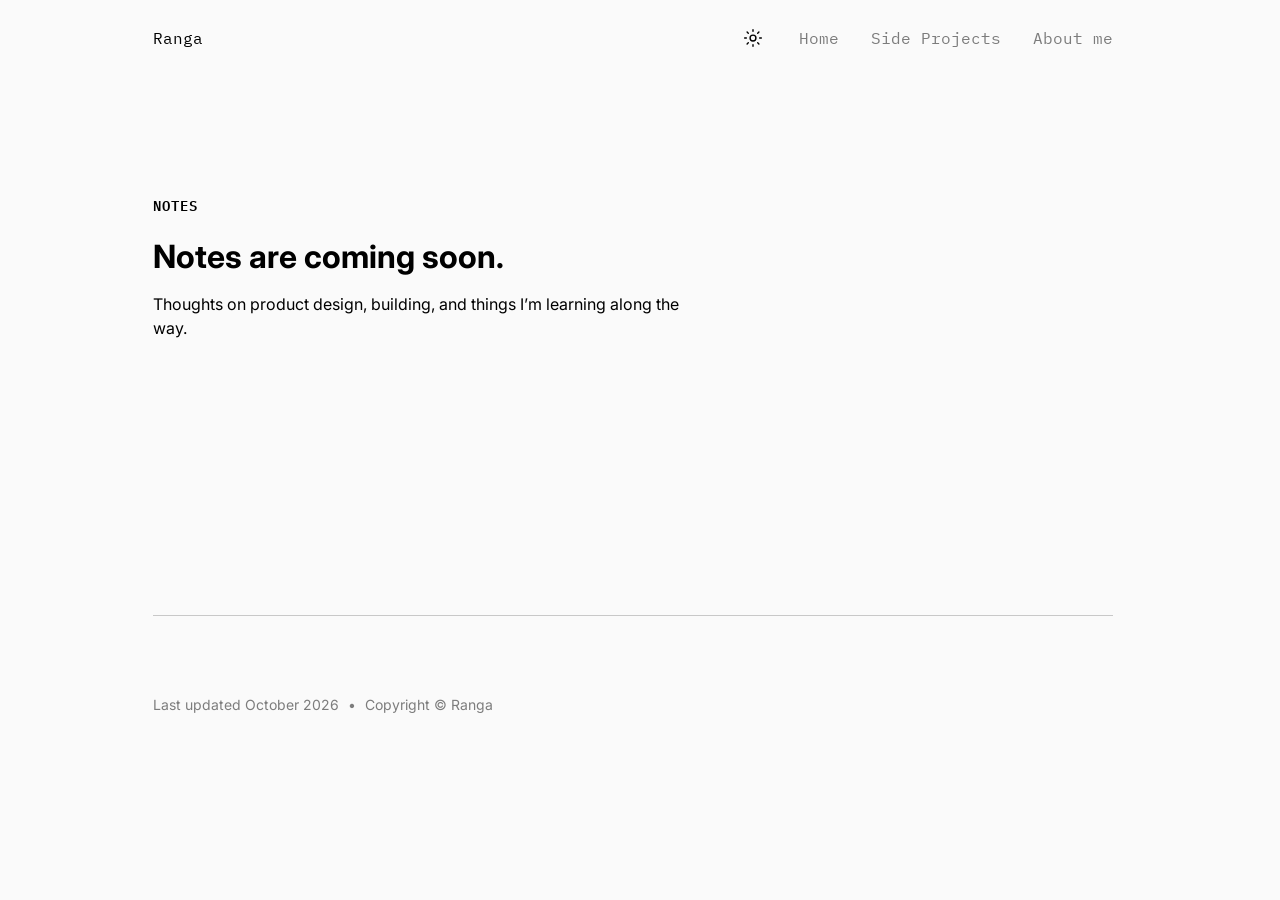
<file: notes.html>
<!doctype html>
<html lang="en">
<head>
  <meta charset="utf-8">
  <meta name="viewport" content="width=device-width, initial-scale=1">
  <meta name="theme-color" content="#FAFAFA">
  <title>Notes — Ranga</title>
  <meta name="description" content="Notes on product design, building, and the ideas Ranga is exploring.">
  <meta name="robots" content="noindex, follow">
  <link rel="canonical" href="https://rangarajan.design/notes.html">
  <meta property="og:title" content="Notes — Ranga">
  <meta property="og:description" content="Notes from Ranga on product design, building, AI, and ideas explored along the way.">
  <meta property="og:url" content="https://rangarajan.design/notes.html">
  <meta property="og:type" content="website">
  <meta property="og:site_name" content="Ranga">
  <meta property="og:image" content="https://rangarajan.design/assets/images/social-preview.png">
  <meta property="og:image:width" content="1200">
  <meta property="og:image:height" content="630">
  <meta property="og:image:alt" content="Notes by Ranga on product design, building, and AI">
  <meta name="twitter:card" content="summary_large_image">
  <meta name="twitter:title" content="Notes — Ranga">
  <meta name="twitter:description" content="Notes on product design, building, AI, and ideas explored along the way.">
  <meta name="twitter:image" content="https://rangarajan.design/assets/images/social-preview.png">
  <meta name="twitter:image:alt" content="Notes by Ranga on product design, building, and AI">
  <script type="application/ld+json">
    {
      "@context": "https://schema.org",
      "@type": "CollectionPage",
      "@id": "https://rangarajan.design/notes.html#page",
      "url": "https://rangarajan.design/notes.html",
      "name": "Notes — Ranga",
      "description": "Notes from Ranga on product design, building, AI, and ideas explored along the way.",
      "isPartOf": {
        "@id": "https://rangarajan.design/#website"
      },
      "author": {
        "@id": "https://rangarajan.design/#person"
      },
      "inLanguage": "en"
    }
  </script>
  <link rel="icon" href="assets/favicon.svg" type="image/svg+xml">
  <link rel="preconnect" href="https://fonts.googleapis.com">
  <link rel="preconnect" href="https://fonts.gstatic.com" crossorigin>
  <link href="https://fonts.googleapis.com/css2?family=IBM+Plex+Mono:wght@400;600&amp;family=Inter:wght@400;500;600;700&amp;display=swap" rel="stylesheet">
  <script src="js/theme-init.js"></script>
  <link rel="stylesheet" href="css/style.css?v=20261112-dark-theme">
  <script src="js/site-nav.js?v=20261112-dark-theme" defer></script>
</head>
<body>
  <a class="skip-link" href="#main">Skip to content</a>

  <header class="site-header content-spine">
    <a class="brand" href="index.html" aria-label="Ranga, home">Ranga</a>
    <button class="nav-toggle" type="button" aria-expanded="false" aria-controls="primary-nav" aria-label="Open navigation">
      <svg class="nav-icon nav-icon--menu lucide lucide-menu" viewBox="0 0 24 24" aria-hidden="true"><path d="M4 6h16M4 12h16M4 18h16"/></svg>
      <svg class="nav-icon nav-icon--close lucide lucide-x" viewBox="0 0 24 24" aria-hidden="true"><path d="M18 6 6 18M6 6l12 12"/></svg>
    </button>
    <nav class="site-nav" id="primary-nav" aria-label="Primary navigation">
      <a href="index.html">Home</a>
      <a href="index.html#side-projects">Side Projects</a>
      <a href="about.html">About me</a>
    </nav>
  </header>

  <main class="notes-page reading-spine" id="main">
    <p class="section-label">Notes</p>
    <h1>Notes are coming soon.</h1>
    <p>Thoughts on product design, building, and things I’m learning along the way.</p>
  </main>

  <footer class="contact-footer content-spine">
    <p class="footer-meta">Last updated October 2026 <span aria-hidden="true">•</span> Copyright © Ranga</p>
  </footer>
</body>
</html>
</file>
<file: css/style.css>
:root {
  --background: #fafafa;
  --surface: #f1f1f1;
  --elevated: #fff;
  --text: #000;
  --muted: rgba(0, 0, 0, .5);
  --subtle: rgba(0, 0, 0, .5);
  --border: #d0d0d0;
  --border-subtle: rgba(0, 0, 0, .16);
  --border-section: rgba(0, 0, 0, .2);
  --control-hover: rgba(0, 0, 0, .05);
  --nav-surface: rgba(250, 250, 250, .98);
  --nav-shadow: rgba(0, 0, 0, .12);
  --accent: #fe3100;
  --radius: 16px;
  --content-width: 40vw;
  --reading-width: 40vw;
  --ease: ease-out;
  color-scheme: light;
}

:root[data-theme="dark"] {
  --background: #101012;
  --surface: #1b1b1f;
  --elevated: #242429;
  --text: #f4f3ef;
  --muted: rgba(244, 243, 239, .64);
  --subtle: rgba(244, 243, 239, .5);
  --border: #3d3d43;
  --border-subtle: rgba(244, 243, 239, .18);
  --border-section: rgba(244, 243, 239, .22);
  --control-hover: rgba(244, 243, 239, .08);
  --nav-surface: rgba(24, 24, 27, .98);
  --nav-shadow: rgba(0, 0, 0, .46);
  --accent: #ff5a36;
  color-scheme: dark;
}

@media (prefers-color-scheme: dark) {
  :root:not([data-theme]) {
    --background: #101012;
    --surface: #1b1b1f;
    --elevated: #242429;
    --text: #f4f3ef;
    --muted: rgba(244, 243, 239, .64);
    --subtle: rgba(244, 243, 239, .5);
    --border: #3d3d43;
    --border-subtle: rgba(244, 243, 239, .18);
    --border-section: rgba(244, 243, 239, .22);
    --control-hover: rgba(244, 243, 239, .08);
    --nav-surface: rgba(24, 24, 27, .98);
    --nav-shadow: rgba(0, 0, 0, .46);
    --accent: #ff5a36;
    color-scheme: dark;
  }
}

*, *::before, *::after { box-sizing: border-box; }
[hidden] { display: none !important; }
html {
  overflow-y: scroll;
  scrollbar-gutter: stable;
}
html { scrollbar-color: var(--muted) var(--background); }
::selection { background: var(--accent); color: #fff; }
body {
  margin: 0;
  background: var(--background);
  color: var(--text);
  font-family: Inter, "Helvetica Neue", sans-serif;
  font-size: 16px;
  font-weight: 400;
  line-height: 1.5;
  -webkit-font-smoothing: antialiased;
}
a { color: inherit; }
img { display: block; max-width: 100%; }
button { font: inherit; }
p { color: var(--text); }
.content-spine { width: var(--content-width); margin-inline: auto; }
.reading-spine { width: var(--reading-width); margin-inline: auto; }
.skip-link {
  position: fixed; z-index: 10; top: 12px; left: 12px; padding: 10px 16px;
  background: var(--text); color: var(--background); transform: translateY(-180%);
}
.skip-link:focus { transform: none; }
a:focus-visible, button:focus-visible { outline: 2px solid var(--text); outline-offset: 3px; }

.site-header {
  height: 76px; display: flex; align-items: center; justify-content: space-between;
}
.brand { display: inline-flex; align-items: center; min-width: 44px; min-height: 44px; font-family: "IBM Plex Mono", SFMono-Regular, monospace; font-weight: 400; text-decoration: none; }
.site-nav { display: flex; align-items: center; gap: 32px; margin-left: 24px; }
.site-nav a {
  display: inline-flex; align-items: center; min-height: 44px; opacity: .5;
  font-family: "IBM Plex Mono", SFMono-Regular, monospace; font-size: 16px; font-weight: 400;
  text-decoration: none; transition: opacity 120ms var(--ease);
}
.site-nav a:hover, .site-nav a:focus-visible, .site-nav a[aria-current="page"] { opacity: 1; }
.nav-toggle { display: none; }
.theme-toggle {
  display: inline-grid; width: 44px; height: 44px; margin-left: auto; padding: 0; place-items: center;
  border: 0; border-radius: 50%; background: transparent; color: var(--text); cursor: pointer;
  transition: background 120ms var(--ease), color 120ms var(--ease);
}
.theme-toggle:hover { background: var(--control-hover); }
.theme-icon { grid-area: 1 / 1; width: 20px; height: 20px; fill: none; stroke: currentColor; stroke-width: 1.7; stroke-linecap: round; stroke-linejoin: round; transition: opacity 160ms var(--ease), transform 220ms cubic-bezier(.22, 1, .36, 1); }
.theme-icon--sun { opacity: 1; transform: none; }
.theme-icon--moon { opacity: 0; transform: rotate(-20deg) scale(.72); }
.theme-toggle[data-current-theme="dark"] .theme-icon--sun { opacity: 0; transform: rotate(30deg) scale(.72); }
.theme-toggle[data-current-theme="dark"] .theme-icon--moon { opacity: 1; transform: none; }

.intro { padding-top: 72px; padding-bottom: 64px; }
.intro-profile { display: grid; grid-template-columns: minmax(160px, 180px) minmax(0, 1fr); gap: 32px; align-items: center; }
.portrait {
  position: relative; width: 100%; aspect-ratio: 3 / 4; overflow: hidden;
  border-radius: var(--radius); background: var(--surface);
}
.portrait picture, .portrait img { position: absolute; inset: 0; width: 100%; height: 100%; }
.portrait img { object-fit: cover; object-position: 50% 36%; }
.portrait-fallback { position: absolute; inset: 0; display: grid; place-items: center; color: var(--elevated); font-size: 24px; font-weight: 600; }
.intro-copy { min-width: 0; }
.intro h1 { margin: 0; font-size: 32px; font-weight: 700; line-height: 1.2; letter-spacing: -.02em; }
.intro-role { margin: 6px 0 0; color: var(--text); font-size: 20px; font-weight: 600; line-height: 1.4; }
.intro-details { display: grid; gap: 8px; max-width: 75ch; margin-top: 16px; }
.intro-details p { margin: 0; font-size: 16px; font-weight: 400; line-height: 1.5; }
.current-build-block { margin-top: 48px; }
.current-build-label { margin: 0 0 10px 24px; font-family: "IBM Plex Mono", SFMono-Regular, monospace; font-size: 14px; font-weight: 600; line-height: 18px; letter-spacing: .04em; text-transform: uppercase; }
.stash-feature-card {
  --cursor-x: 28%; --cursor-y: 40%;
  position: relative; min-height: 256px; overflow: hidden; padding: 24px;
  border: 1px solid rgba(0, 0, 0, .05); border-radius: 30px; background: #fff; color: #111216;
  box-shadow: 0 10px 28px rgba(0, 0, 0, .15); isolation: isolate;
  transition: box-shadow 180ms var(--ease), transform 180ms var(--ease);
}
.stash-feature-card p, .stash-feature-card h2 { color: #111216; }
.stash-feature-card:hover, .stash-feature-card:focus-within { box-shadow: 0 6px 18px rgba(0, 0, 0, .1); }
.stash-feature-dots {
  position: absolute; z-index: -2; inset: 0; background: url("../assets/images/stash-card-dots.svg") center / cover no-repeat;
  opacity: .62;
}
.stash-feature-card::before {
  content: ""; position: absolute; z-index: -1; inset: 0; pointer-events: none; opacity: 0;
  background-image: radial-gradient(circle, #fff 0 1px, var(--accent) 1.5px 2.5px, rgba(254, 49, 0, .55) 3px, transparent 7px);
  background-position: -12px -12px; background-size: 28px 28px;
  -webkit-mask-image: radial-gradient(86px circle at var(--cursor-x) var(--cursor-y), #000 10%, rgba(0, 0, 0, .82) 42%, transparent 82%);
  mask-image: radial-gradient(86px circle at var(--cursor-x) var(--cursor-y), #000 10%, rgba(0, 0, 0, .82) 42%, transparent 82%);
  transition: opacity 180ms var(--ease);
}
.stash-feature-card:hover::before { opacity: 1; }
.stash-feature-copy { position: relative; z-index: 2; display: flex; height: 100%; flex-direction: column; align-items: flex-start; justify-content: center; gap: 24px; width: 72%; }
.stash-feature-copy h2 { margin: 0; font-size: 24px; font-weight: 700; line-height: 1.2; letter-spacing: -.02em; }
.stash-feature-copy p { margin: 2px 0 0; font-size: 18px; font-weight: 400; line-height: 1.35; }
.stash-feature-actions { display: flex; flex-wrap: wrap; gap: 8px; }
.stash-feature-actions a { display: inline-flex; min-height: 43px; align-items: center; justify-content: center; padding: 10px 16px; border-radius: 999px; font-size: 16px; font-weight: 700; line-height: 1.35; text-decoration: none; }
.stash-feature-primary { background: #f00; color: #fff; box-shadow: 0 9px 18px rgba(255, 0, 0, .28); }
.stash-feature-primary:hover { box-shadow: 0 5px 12px rgba(255, 0, 0, .2); }
.stash-feature-secondary { background: rgba(255, 0, 0, .05); color: #f00; }
.stash-feature-note { position: absolute; z-index: 2; bottom: 24px; left: 24px; margin: 0; color: rgba(0, 0, 0, .4); font-size: 14px; font-weight: 500; line-height: 1.35; }
.stash-feature-app { position: absolute; z-index: 1; top: 42px; bottom: -1px; left: 56%; width: 88%; overflow: hidden; border-radius: 8px 0 0 0; box-shadow: -12px 18px 24px rgba(89, 87, 90, .2); }
.stash-feature-app img { width: auto; max-width: none; height: 100%; object-fit: contain; object-position: left bottom; }
.section-label { margin: 0; color: var(--text); font-family: "IBM Plex Mono", SFMono-Regular, monospace; font-size: 14px; font-weight: 600; line-height: 18px; letter-spacing: .08em; text-transform: uppercase; }

.snippets { overflow: hidden; }
.snippets > .section-label { margin-bottom: 32px; }
.snippet-reel {
  display: flex; gap: 32px; width: max-content; margin-left: calc((100vw - (5 * 417px + 4 * 32px)) / 2);
}
.snippet {
  position: relative; flex: 0 0 417px; width: 417px; height: 321px; overflow: hidden;
  border-radius: var(--radius); background: var(--surface); color: var(--muted);
}
.snippet::before { content: ""; position: absolute; inset: 0; opacity: .6; }
.snippet--one::before { background: linear-gradient(135deg, #dfddd8 0 50%, #f4efe9 50%); }
.snippet--two::before { background: repeating-linear-gradient(45deg, var(--accent) 0 18px, #ffc7ba 18px 36px); }
.snippet--three::before { background: radial-gradient(circle at 35% 45%, #fff 0 8%, transparent 8.5%), #202020; }
.snippet--four::before { background: linear-gradient(115deg, #cfd8d0 0 33%, #809387 33% 66%, #e4e8e4 66%); }
.snippet--five::before { background: repeating-linear-gradient(90deg, #e2d98b 0 22px, #1a1a1a 22px 44px); }
.snippet span, .media-placeholder span {
  position: absolute; right: 16px; bottom: 14px; padding: 5px 8px;
  background: rgba(250,250,250,.9); color: var(--muted); font-family: "IBM Plex Mono", SFMono-Regular, monospace;
  font-size: 14px; font-weight: 600; line-height: 1.25;
  letter-spacing: .04em; text-transform: uppercase;
}

.featured-work { padding-top: 64px; }
.featured-work > .section-label { margin-bottom: 32px; }
.work-row {
  display: grid; grid-template-columns: minmax(0, 7fr) minmax(0, 10fr); gap: 24px; align-items: center;
  min-height: 326px; margin-bottom: 40px; color: inherit; text-decoration: none;
}
.work-copy { display: flex; flex-direction: column; align-items: flex-start; gap: 12px; }
.item-title { margin: 0; font-size: 24px; font-weight: 600; line-height: 1.25; }
.item-description { margin: 0; color: var(--text); font-size: 20px; font-weight: 400; line-height: 1.4; }
.body-1 { font-size: 16px; font-weight: 400; line-height: 1.5; }
.item-action { margin-top: 12px; font-size: 16px; font-weight: 500; color: var(--muted); text-decoration: underline; text-underline-offset: 4px; transition: opacity 120ms var(--ease); }
.work-actions { display: flex; flex-wrap: wrap; gap: 8px 20px; margin-top: 12px; }
.work-actions .item-action { margin-top: 0; }
.media-placeholder { position: relative; display: block; overflow: hidden; border-radius: var(--radius); background: var(--surface); color: var(--muted); }
.media-placeholder--feature { width: 100%; aspect-ratio: 500 / 326; background: linear-gradient(145deg, #e1e1e1, #f5f5f5); }
.media-placeholder--feature::before { content: ""; position: absolute; width: 72%; height: 76%; left: -6%; top: -12%; border: 1px solid var(--border); border-radius: 12px; background: var(--elevated); }
.media-placeholder--feature::after { content: ""; position: absolute; width: 31%; height: 104%; right: 7%; top: 25%; border: 2px solid #777; border-radius: 12px; background: rgba(255,255,255,.55); }
.media-placeholder--dark { background: #242424; }
.media-placeholder--dark::before { background: #393939; border-color: #666; }
.work-media { width: 100%; overflow: hidden; border-radius: var(--radius); background: #000; }
.work-media--mac { aspect-ratio: 1512 / 982; }
.work-media img { width: 100%; height: 100%; object-fit: cover; }
.work-row[href] { transition: opacity 120ms var(--ease); }
.work-row[href]:hover { opacity: .78; }

.side-projects { margin-top: 70px; padding-top: 58px; border-top: 1px solid var(--border-section); }
.side-projects > .section-label { margin-bottom: 32px; }
.project-grid { display: grid; grid-template-columns: repeat(2, minmax(0, 1fr)); gap: 48px 24px; }
.project-card { display: flex; min-width: 0; flex-direction: column; gap: 20px; color: inherit; text-decoration: none; }
.project-card-media { width: 100%; aspect-ratio: 16 / 11; background: linear-gradient(135deg, #e1e1e1 50%, #ededed 50%); }
.project-card-media--stash { display: block; aspect-ratio: 4 / 3; overflow: hidden; border-radius: var(--radius); background: var(--accent); }
.project-card-media--design-to-md { display: block; aspect-ratio: 4 / 3; overflow: hidden; border-radius: var(--radius); background: var(--surface); }
.project-card-media--chennai { display: block; aspect-ratio: 4 / 3; overflow: hidden; border: 1px solid var(--border-subtle); border-radius: var(--radius); background: #f5f7fb; }
.project-card-media--stash img, .project-card-media--design-to-md img, .project-card-media--chennai img { width: 100%; height: 100%; object-fit: cover; }
.project-card-media--chennai img { object-position: center bottom; }
.project-card-copy { display: flex; flex-direction: column; align-items: flex-start; gap: 10px; }
.project-card .item-description { font-size: 16px; line-height: 1.5; }
.project-card .item-action { margin-top: 2px; }
.project-card[href] { transition: opacity 120ms var(--ease); }
.project-card[href]:hover { opacity: .72; }
.media-placeholder--accent { background: var(--accent); }
.media-placeholder--dark { background: #242424; color: #ddd; }

.home-contact { display: flex; justify-content: space-between; align-items: center; gap: 48px; margin-top: 70px; padding-top: 58px; border-top: 1px solid var(--border-section); }
.home-contact-copy { max-width: 560px; }
.home-contact-copy .section-label { margin: 0 0 16px; }
.home-contact-copy h2 { margin: 0; font-size: 24px; font-weight: 600; line-height: 1.25; }
.home-contact-copy > p:last-child { margin: 12px 0 0; font-size: 16px; font-weight: 400; line-height: 1.5; }
.home-contact nav { display: flex; align-items: center; gap: 12px; }
.home-contact .contact-icon {
  display: inline-grid; width: 44px; height: 44px; place-items: center;
  border: 1px solid var(--border-subtle); border-radius: 50%; color: var(--text);
  text-decoration: none; transition: color 120ms var(--ease), border-color 120ms var(--ease), background 120ms var(--ease);
}
.home-contact .contact-icon svg { width: 21px; height: 21px; fill: none; stroke: currentColor; stroke-width: 1.7; stroke-linecap: round; stroke-linejoin: round; }
.home-contact .contact-icon:hover { border-color: var(--accent); background: rgba(254,49,0,.06); color: var(--accent); }

.notes-page { min-height: 55vh; padding-top: 120px; }
.notes-page .section-label { margin-bottom: 24px; }
.notes-page h1 { margin: 0; font-size: 32px; font-weight: 700; line-height: 1.2; }
.notes-page > p:last-child { max-width: 560px; margin: 16px 0 0; color: var(--text); font-size: 16px; font-weight: 400; line-height: 1.5; }
.about-page { padding-top: 96px; }
.about-intro > .section-label { margin-bottom: 24px; }
.about-intro h1 { max-width: 560px; margin: 0; font-size: 32px; font-weight: 700; line-height: 1.2; letter-spacing: -.02em; }
.about-copy { display: grid; gap: 12px; margin-top: 24px; }
.about-copy p, .about-section > p { margin: 0; font-size: 16px; font-weight: 400; line-height: 1.6; }
.about-section { margin-top: 72px; padding-top: 40px; border-top: 1px solid var(--border-subtle); }
.about-section > .section-label { margin-bottom: 18px; }
.inspiration-logos {
  --brand-symbol-max-height: 38px;
  --brand-wordmark-max-height: 32px;
  --brand-wordmark-max-width: 96px;
  --brand-logo-gap: 40px;
  display: flex;
  align-items: center;
  gap: var(--brand-logo-gap);
  margin: 6px 0 24px;
  padding: 0;
  list-style: none;
}
.inspiration-logos li { display: flex; flex: 0 0 auto; min-height: 44px; margin: 0; padding: 0; align-items: center; justify-content: center; }
.inspiration-logo { display: block; width: auto; height: var(--brand-wordmark-max-height); max-width: var(--brand-wordmark-max-width); max-height: var(--brand-wordmark-max-height); overflow: visible; object-fit: contain; }
.inspiration-logo--symbol { width: var(--brand-symbol-max-height); height: var(--brand-symbol-max-height); max-width: var(--brand-symbol-max-height); max-height: var(--brand-symbol-max-height); }
.inspiration-logo--apple { fill: var(--text); }
:root[data-theme="dark"] .inspiration-logo--fujifilm { filter: grayscale(1) invert(1) brightness(1.8); }
@media (prefers-color-scheme: dark) {
  :root:not([data-theme]) .inspiration-logo--fujifilm { filter: grayscale(1) invert(1) brightness(1.8); }
}
.inspiration-logo--muji rect { fill: #7f0019; }
.inspiration-logo--muji text {
  fill: #fff;
  font-family: Arial, Helvetica, sans-serif;
  font-size: 22px;
  font-weight: 700;
  letter-spacing: .08em;
}
.inspiration-logo--ikea rect { fill: #0058a3; }
.inspiration-logo--ikea ellipse { fill: #ffda1a; }
.inspiration-logo--ikea text {
  fill: #0058a3;
  font-family: Arial Black, Arial, Helvetica, sans-serif;
  font-size: 22px;
  font-weight: 900;
  letter-spacing: -.08em;
}
.photo-journal > p { color: var(--text); }
.photo-journal-gallery {
  --marquee-inset: 0px;
  width: 100vw;
  margin-top: 24px;
  margin-left: calc((var(--reading-width) - 100vw) / 2);
  overflow: hidden;
}
.photo-marquee-track {
  display: flex;
  width: max-content;
  transform: translateX(var(--marquee-inset));
  animation: photo-marquee 72s linear infinite;
  will-change: transform;
}
.photo-marquee-group { display: flex; flex: none; gap: 16px; padding-right: 16px; }
.photo-journal-gallery:hover .photo-marquee-track,
.photo-journal-gallery:focus-within .photo-marquee-track,
.photo-journal-gallery.is-paused .photo-marquee-track { animation-play-state: paused; }
.photo-journal-gallery figure { flex: 0 0 auto; height: clamp(320px, 34vw, 480px); margin: 0; }
.photo-journal-gallery img { width: auto; max-width: none; height: 100%; border-radius: 12px; }
@keyframes photo-marquee {
  from { transform: translateX(var(--marquee-inset)); }
  to { transform: translateX(calc(-50% + var(--marquee-inset))); }
}
.about-contact nav { display: flex; flex-wrap: wrap; gap: 24px; margin-top: 24px; }
.about-contact .contact-icon {
  display: inline-grid; width: 44px; height: 44px; place-items: center;
  border: 1px solid var(--border-subtle); border-radius: 50%; color: var(--text);
  transition: color 120ms var(--ease), border-color 120ms var(--ease), background 120ms var(--ease);
}
.about-contact .contact-icon svg { width: 21px; height: 21px; fill: none; stroke: currentColor; stroke-width: 1.7; stroke-linecap: round; stroke-linejoin: round; }
.about-contact .contact-icon:hover { border-color: var(--accent); background: rgba(254, 49, 0, .06); color: var(--accent); }

.contact-footer {
  display: block;
  margin-top: 44px; padding: 78px 0 120px; border-top: 1px solid var(--border-section);
  font-size: 16px; font-weight: 400; line-height: 1.5;
}
.contact-footer p { margin: 0; }
.footer-main { display: flex; order: 2; justify-content: flex-end; align-items: center; gap: 48px; }
.footer-initials { font-weight: 600; letter-spacing: -.02em; }
.contact-footer nav { display: flex; align-items: center; gap: 8px; }
.contact-footer .footer-social-icon { display: inline-grid; width: 44px; height: 44px; place-items: center; color: var(--text); text-decoration: none; transition: color 120ms var(--ease), opacity 120ms var(--ease); }
.contact-footer .footer-social-icon svg { width: 20px; height: 20px; fill: none; stroke: currentColor; stroke-width: 1.7; stroke-linecap: round; stroke-linejoin: round; }
.contact-footer .footer-social-icon:hover { color: var(--accent); }
.footer-meta { color: var(--muted); font-size: 14px; line-height: 1.5; }
.footer-meta span { margin-inline: 5px; }

.case-study { padding-top: 64px; padding-bottom: 80px; }
.case-intro { text-align: center; }
.case-intro--mac { text-align: left; }
.case-intro--mac .case-lede, .case-intro--mac .case-summary { margin-inline: 0; }
.case-intro h1 { margin: 0; font-size: 32px; font-weight: 700; line-height: 1.2; letter-spacing: -.02em; }
.case-lede { max-width: 740px; margin: 16px auto 0; color: var(--text); font-size: 24px; font-weight: 600; line-height: 1.3; letter-spacing: -.01em; }
.case-summary { max-width: 600px; margin: 16px auto 0; color: var(--text); font-size: 16px; font-weight: 400; line-height: 1.5; }
.case-mac-image { width: 100%; margin-top: 48px; overflow: hidden; border: 1px solid var(--border-subtle); border-radius: var(--radius); background: #fff; }
.case-mac-image img { display: block; width: 100%; height: auto; }
.wip-notice {
  display: grid; grid-template-columns: minmax(0, 4fr) minmax(0, 6fr); gap: 48px;
  margin-top: 48px; padding-top: 32px; border-top: 1px solid var(--border-section);
}
.wip-notice h2 { margin: 0; font-size: 24px; font-weight: 600; line-height: 1.25; }
.wip-notice p { margin: 0; font-size: 16px; font-weight: 400; line-height: 1.5; }
.mac-case .case-intro { max-width: 720px; margin-inline: auto; }
.mac-case h2 { margin: 0; font-size: 24px; font-weight: 600; line-height: 1.25; letter-spacing: -.01em; }
.mac-case section p { margin: 12px 0 0; font-size: 16px; font-weight: 400; line-height: 1.5; }
.mac-facts { display: grid; grid-template-columns: 1.35fr 1.5fr .8fr .65fr 1.35fr; gap: 24px; margin: 48px 0 0; padding: 24px 0; border-block: 1px solid var(--border-section); }
.mac-facts div { min-width: 0; }
.mac-facts dt { margin: 0 0 8px; color: var(--muted); font-family: "IBM Plex Mono", SFMono-Regular, monospace; font-size: 14px; font-weight: 600; line-height: 1.25; letter-spacing: .04em; text-transform: uppercase; }
.mac-facts dd { margin: 0; font-size: 16px; font-weight: 400; line-height: 1.5; }
.mac-overview { display: grid; grid-template-columns: repeat(2, minmax(0, 1fr)); gap: 64px; margin-top: 72px; padding-top: 32px; border-top: 1px solid var(--border-section); }
.mac-statement { display: grid; grid-template-columns: 5fr 7fr; gap: 48px; margin-top: 80px; }
.mac-statement p { margin-top: 0 !important; font-size: 24px !important; font-weight: 600 !important; line-height: 1.35 !important; }
.mac-feature-tabs { margin-top: 80px; }
.mac-feature-tabs-intro { display: grid; grid-template-columns: 5fr 7fr; gap: 48px; }
.mac-feature-tabs-intro p { margin-top: 0 !important; }
.mac-tab-bar { position: sticky; z-index: 4; top: 0; display: flex; justify-content: center; gap: 32px; margin-top: 48px; padding: 16px 0 0; border-bottom: 1px solid var(--border-section); background: var(--background); }
.mac-tab-bar button { min-height: 44px; padding: 0 0 12px; border: 0; border-bottom: 2px solid transparent; background: transparent; color: var(--muted); cursor: pointer; font-size: 16px; font-weight: 500; transition: color 120ms var(--ease), border-color 120ms var(--ease); }
.mac-tab-bar button:hover { color: var(--text); }
.mac-tab-bar button[aria-selected="true"] { border-bottom-color: var(--accent); color: var(--text); }
.mac-tab-panel { padding-top: 48px; }
.mac-tab-copy { display: grid; grid-template-columns: 5fr 7fr; gap: 48px; }
.mac-tab-copy h3 { margin: 0; font-size: 24px; font-weight: 600; line-height: 1.25; letter-spacing: -.01em; }
.mac-tab-copy p { margin-top: 0 !important; }
.mac-iterations { margin-top: 48px; }
.mac-iterations h4, .mac-media-next h4 { margin: 0; font-size: 20px; font-weight: 600; line-height: 1.4; }
.mac-iterations ol { display: grid; grid-template-columns: repeat(3, minmax(0, 1fr)); gap: 24px; margin: 24px 0 0; padding: 0; list-style: none; }
.mac-iterations li { display: flex; flex-direction: column; gap: 8px; padding-top: 16px; border-top: 1px solid var(--border-section); }
.mac-iterations strong { font-size: 16px; font-weight: 600; line-height: 1.5; }
.mac-iterations span { color: var(--text); font-size: 16px; line-height: 1.5; }
.mac-media-next { display: grid; grid-template-columns: 5fr 7fr; gap: 48px; margin-top: 48px; padding-top: 24px; border-top: 1px solid var(--border-section); }
.mac-media-next p { margin: 0 !important; font-size: 16px; line-height: 1.5; }
.mac-media-next p + p { margin-top: 12px !important; }
.mac-tab-gallery { display: grid; grid-template-columns: repeat(2, minmax(0, 1fr)); gap: 24px; margin-top: 40px; }
.mac-tab-gallery figure { margin: 0; }
.mac-tab-gallery figure:first-child { grid-column: 1 / -1; }
.mac-tab-gallery--horizontal { display: flex; width: 100vw; gap: 24px; margin-left: calc((var(--reading-width) - 100vw) / 2); overflow-x: auto; overscroll-behavior-inline: contain; padding: 0 calc((100vw - var(--reading-width)) / 2) 4px; scroll-padding-inline: calc((100vw - var(--reading-width)) / 2); scroll-snap-type: x mandatory; scrollbar-width: none; }
.mac-tab-gallery--horizontal::-webkit-scrollbar { display: none; }
.mac-tab-gallery--horizontal figure { flex: 0 0 min(642px, var(--reading-width)); scroll-snap-align: start; }
.mac-tab-gallery--horizontal figure:first-child { grid-column: auto; }
.mac-tab-image { width: 100%; height: auto; }
.mac-tab-placeholder { position: relative; width: 100%; aspect-ratio: 4 / 3; overflow: hidden; border-radius: var(--radius); background: var(--surface); color: var(--muted); }
.mac-tab-gallery figure:first-child .mac-tab-placeholder { aspect-ratio: 16 / 7; }
.mac-tab-placeholder span { position: absolute; right: 16px; bottom: 14px; font-family: "IBM Plex Mono", SFMono-Regular, monospace; font-size: 14px; font-weight: 600; line-height: 1.25; letter-spacing: .04em; text-transform: uppercase; }
.mac-tab-gallery figcaption { margin-top: 10px; color: var(--muted); font-size: 14px; line-height: 1.5; }
.mac-closing { display: grid; grid-template-columns: 5fr 7fr; gap: 64px; margin-top: 80px; padding-top: 32px; border-top: 1px solid var(--border-section); }
.mac-closing blockquote { margin: 0; }
.mac-closing blockquote p { margin-top: 0; font-size: 24px; font-weight: 600; line-height: 1.35; letter-spacing: -.01em; }
.mac-challenges { margin-top: 80px; padding-top: 32px; border-top: 1px solid var(--border-section); }
.mac-challenges h2 { margin: 0; }
.mac-beyond { display: grid; grid-template-columns: 5fr 7fr; gap: 64px; margin-top: 80px; padding-top: 32px; border-top: 1px solid var(--border-section); }
.mac-beyond h2, .mac-beyond p { margin-top: 0; }
.mac-beyond p + p { margin-top: 16px; }
.case-hero { aspect-ratio: 672 / 335; margin-top: 64px; background: linear-gradient(145deg, #dedede, #f2f2f2); }
.case-hero::before { content: ""; position: absolute; inset: 15% 19%; border-radius: 12px; background: var(--elevated); }
.case-thought { display: grid; grid-template-columns: 5fr 7fr; gap: 48px; margin-top: 112px; }
.case-thought h2, .case-flow h2, .case-decision h2 { margin: 0; font-size: 24px; font-weight: 600; line-height: 1.25; letter-spacing: -.01em; }
.case-thought p { margin: 0; font-size: 24px; font-weight: 600; line-height: 1.35; }
.case-flow { margin-top: 112px; }
.case-flow h2 { max-width: 520px; }
.case-flow ol { display: grid; grid-template-columns: repeat(3, 1fr); gap: 24px; margin: 40px 0 0; padding: 0; list-style: none; }
.case-flow li { display: flex; flex-direction: column; gap: 8px; padding-top: 16px; border-top: 1px solid var(--border-section); }
.case-flow li strong { font-size: 20px; font-weight: 600; line-height: 1.4; }
.case-flow li > span:last-child { font-size: 16px; line-height: 1.5; }
.flow-index { color: var(--muted); font-family: "IBM Plex Mono", SFMono-Regular, monospace; font-size: 14px; font-weight: 600; }
.case-demo { width: 100%; aspect-ratio: 16 / 7; margin-top: 112px; border-radius: 0; background: #242424; }
.case-demo::before { content: ""; position: absolute; inset: 12% 22%; border-radius: var(--radius); background: #393939; }
.case-decision { display: grid; grid-template-columns: 7fr 5fr; gap: 64px; align-items: start; margin-top: 112px; }
.case-decision p { margin: 16px 0 0; font-size: 16px; line-height: 1.5; }
.case-decision p strong { font-weight: 600; }
.decision-ui { display: flex; flex-wrap: wrap; align-items: center; gap: 12px; padding: 20px; border-radius: var(--radius); background: var(--surface); font-size: 16px; }
.decision-ui span:nth-child(even) { color: var(--muted); }
.decision-ui strong { color: var(--accent); font-weight: 600; }
.back-link { display: flex; align-items: center; min-height: 44px; margin-top: 80px; color: var(--muted); text-underline-offset: 4px; transition: opacity 120ms var(--ease); }

@media (max-width: 767px) {
  body, h1, h2, h3, p, li, blockquote, figcaption, .case-intro, .case-lede, .case-summary { text-align: left; }
  .content-spine, .reading-spine { width: calc(100% - 48px); }
  .site-header { position: relative; z-index: 20; height: 76px; min-height: 76px; overflow: visible; }
  .brand { flex: 0 0 auto; min-height: 44px; }
  .nav-toggle {
    display: inline-grid; width: 44px; height: 44px; padding: 0; place-items: center;
    border: 0; border-radius: 50%; background: transparent; color: var(--text); cursor: pointer;
  }
  .nav-toggle:hover { background: var(--control-hover); }
  .nav-icon { grid-area: 1 / 1; width: 22px; height: 22px; fill: none; stroke: currentColor; stroke-width: 1.8; stroke-linecap: round; transition: opacity 140ms var(--ease), transform 140ms var(--ease); }
  .nav-icon--close { opacity: 0; transform: rotate(-45deg) scale(.75); }
  .nav-toggle[aria-expanded="true"] .nav-icon--menu { opacity: 0; transform: rotate(45deg) scale(.75); }
  .nav-toggle[aria-expanded="true"] .nav-icon--close { opacity: 1; transform: none; }
  .site-nav {
    position: absolute; top: 68px; left: 0; display: flex; width: 100%; padding: 8px;
    flex-direction: column; align-items: stretch; gap: 0; overflow: hidden;
    border: 1px solid var(--border-subtle); border-radius: 14px; background: var(--nav-surface);
    box-shadow: 0 16px 36px var(--nav-shadow); opacity: 0; visibility: hidden;
    transform: translateY(-8px); pointer-events: none;
    transition: opacity 140ms var(--ease), visibility 140ms var(--ease), transform 140ms var(--ease);
  }
  .site-header.nav-open .site-nav { opacity: 1; visibility: visible; transform: none; pointer-events: auto; }
  .site-nav a { width: 100%; min-height: 48px; padding: 0 12px; border-radius: 10px; }
  .site-nav a:hover, .site-nav a:focus-visible { background: var(--control-hover); }
  .intro { padding-top: 40px; padding-bottom: 56px; }
  .intro-profile { grid-template-columns: 1fr; gap: 20px; align-items: start; }
  .portrait { width: 96px; }
  .intro h1 { font-size: 24px; }
  .intro-role { margin-top: 4px; font-size: 16px; }
  .intro-details { margin-top: 12px; }
  .current-build-block { margin-top: 40px; }
  .current-build-label { margin-left: 0; }
  .stash-feature-card { min-height: 470px; padding: 24px; border-radius: 24px; }
  .stash-feature-copy { width: 100%; height: auto; justify-content: flex-start; }
  .stash-feature-copy p { font-size: 16px; }
  .stash-feature-actions a { font-size: 14px; }
  .stash-feature-note { top: 174px; bottom: auto; }
  .stash-feature-app { top: 222px; left: 24px; width: calc(100% - 24px); height: 275px; }
  .snippets > .section-label { margin-bottom: 24px; }
  .snippet-reel { width: auto; margin-left: 24px; padding-right: 24px; overflow-x: auto; scroll-snap-type: x mandatory; scrollbar-width: none; }
  .snippet-reel::-webkit-scrollbar { display: none; }
  .snippet { flex-basis: 78vw; width: 78vw; height: auto; aspect-ratio: 417 / 321; scroll-snap-align: start; }
  .featured-work { padding-top: 56px; }
  .work-row { grid-template-columns: 1fr; gap: 24px; margin-bottom: 64px; }
  .media-placeholder--feature { width: 100%; }
  .side-projects { margin-top: 32px; padding-top: 48px; }
  .project-grid { grid-template-columns: 1fr; gap: 48px; }
  .home-contact { flex-direction: column; align-items: stretch; gap: 20px; margin-top: 48px; padding-top: 40px; }
  .home-contact-copy { min-width: 0; }
  .home-contact nav { flex: 0 0 auto; justify-content: flex-end; gap: 2px; }
  .home-contact .contact-icon { width: 40px; height: 40px; }
  .contact-footer { margin-top: 24px; padding: 48px 0 72px; }
  .inspiration-logos { --brand-logo-gap: 16px; flex-wrap: wrap; row-gap: 12px; }
  .photo-journal-gallery {
    --marquee-inset: 0px;
    width: 100vw;
    margin-top: 20px;
    margin-left: -24px;
  }
  .photo-marquee-group { gap: 12px; padding-right: 12px; }
  .photo-journal-gallery figure { height: 340px; }
  .contact-footer nav { flex-wrap: nowrap; gap: 2px; }
  .footer-main { flex: 0 0 auto; }
  .footer-meta { flex: 1 1 auto; font-size: 12px; }
  .case-study { padding-top: 40px; padding-bottom: 64px; }
  .case-lede { font-size: 24px; }
  .case-mac-image { margin-top: 32px; }
  .wip-notice { grid-template-columns: 1fr; gap: 16px; margin-top: 32px; padding-top: 24px; }
  .mac-facts { grid-template-columns: repeat(2, minmax(0, 1fr)); gap: 24px; margin-top: 32px; }
  .mac-overview, .mac-statement, .mac-feature-tabs-intro, .mac-tab-copy, .mac-media-next, .mac-closing, .mac-beyond { grid-template-columns: 1fr; gap: 24px; }
  .mac-overview { margin-top: 56px; }
  .mac-statement, .mac-feature-tabs, .mac-closing, .mac-challenges, .mac-beyond { margin-top: 64px; }
  .mac-iterations ol { grid-template-columns: 1fr; gap: 24px; }
  .mac-tab-bar { justify-content: center; gap: 24px; margin-top: 40px; overflow-x: auto; scrollbar-width: none; }
  .mac-tab-bar::-webkit-scrollbar { display: none; }
  .mac-tab-bar button { flex: 0 0 auto; }
  .mac-tab-panel { padding-top: 32px; }
  .mac-tab-gallery { grid-template-columns: 1fr; gap: 32px; margin-top: 32px; }
  .mac-tab-gallery figure:first-child { grid-column: auto; }
  .mac-tab-gallery--horizontal { display: flex; width: 100vw; gap: 16px; margin-left: -24px; padding-inline: 24px; scroll-padding-inline: 24px; }
  .mac-tab-gallery--horizontal figure { flex-basis: calc(100vw - 48px); }
  .mac-tab-gallery figure:first-child .mac-tab-placeholder { aspect-ratio: 4 / 3; }
  .mac-statement p, .mac-closing blockquote p { font-size: 20px !important; }
  .case-hero { margin-top: 48px; }
  .case-thought, .case-decision { grid-template-columns: 1fr; gap: 24px; margin-top: 80px; }
  .case-flow { margin-top: 80px; }
  .case-flow ol { grid-template-columns: 1fr; gap: 32px; margin-top: 32px; }
  .case-demo { aspect-ratio: 4 / 3; margin-top: 80px; }
  .back-link { margin-top: 64px; }
}

@media (min-width: 768px) and (max-width: 1440px) {
  :root { --content-width: 75vw; --reading-width: 75vw; }
  .content-spine, .reading-spine { width: 75vw; }
}

@media (prefers-reduced-motion: reduce) {
  *, *::before, *::after { transition-duration: 0.01ms !important; }
  .photo-journal-gallery { overflow-x: auto; scrollbar-width: none; }
  .photo-journal-gallery::-webkit-scrollbar { display: none; }
  .photo-marquee-track { animation: none; transform: translateX(var(--marquee-inset)); will-change: auto; }
  .photo-marquee-group[aria-hidden="true"] { display: none; }
}
</file>
